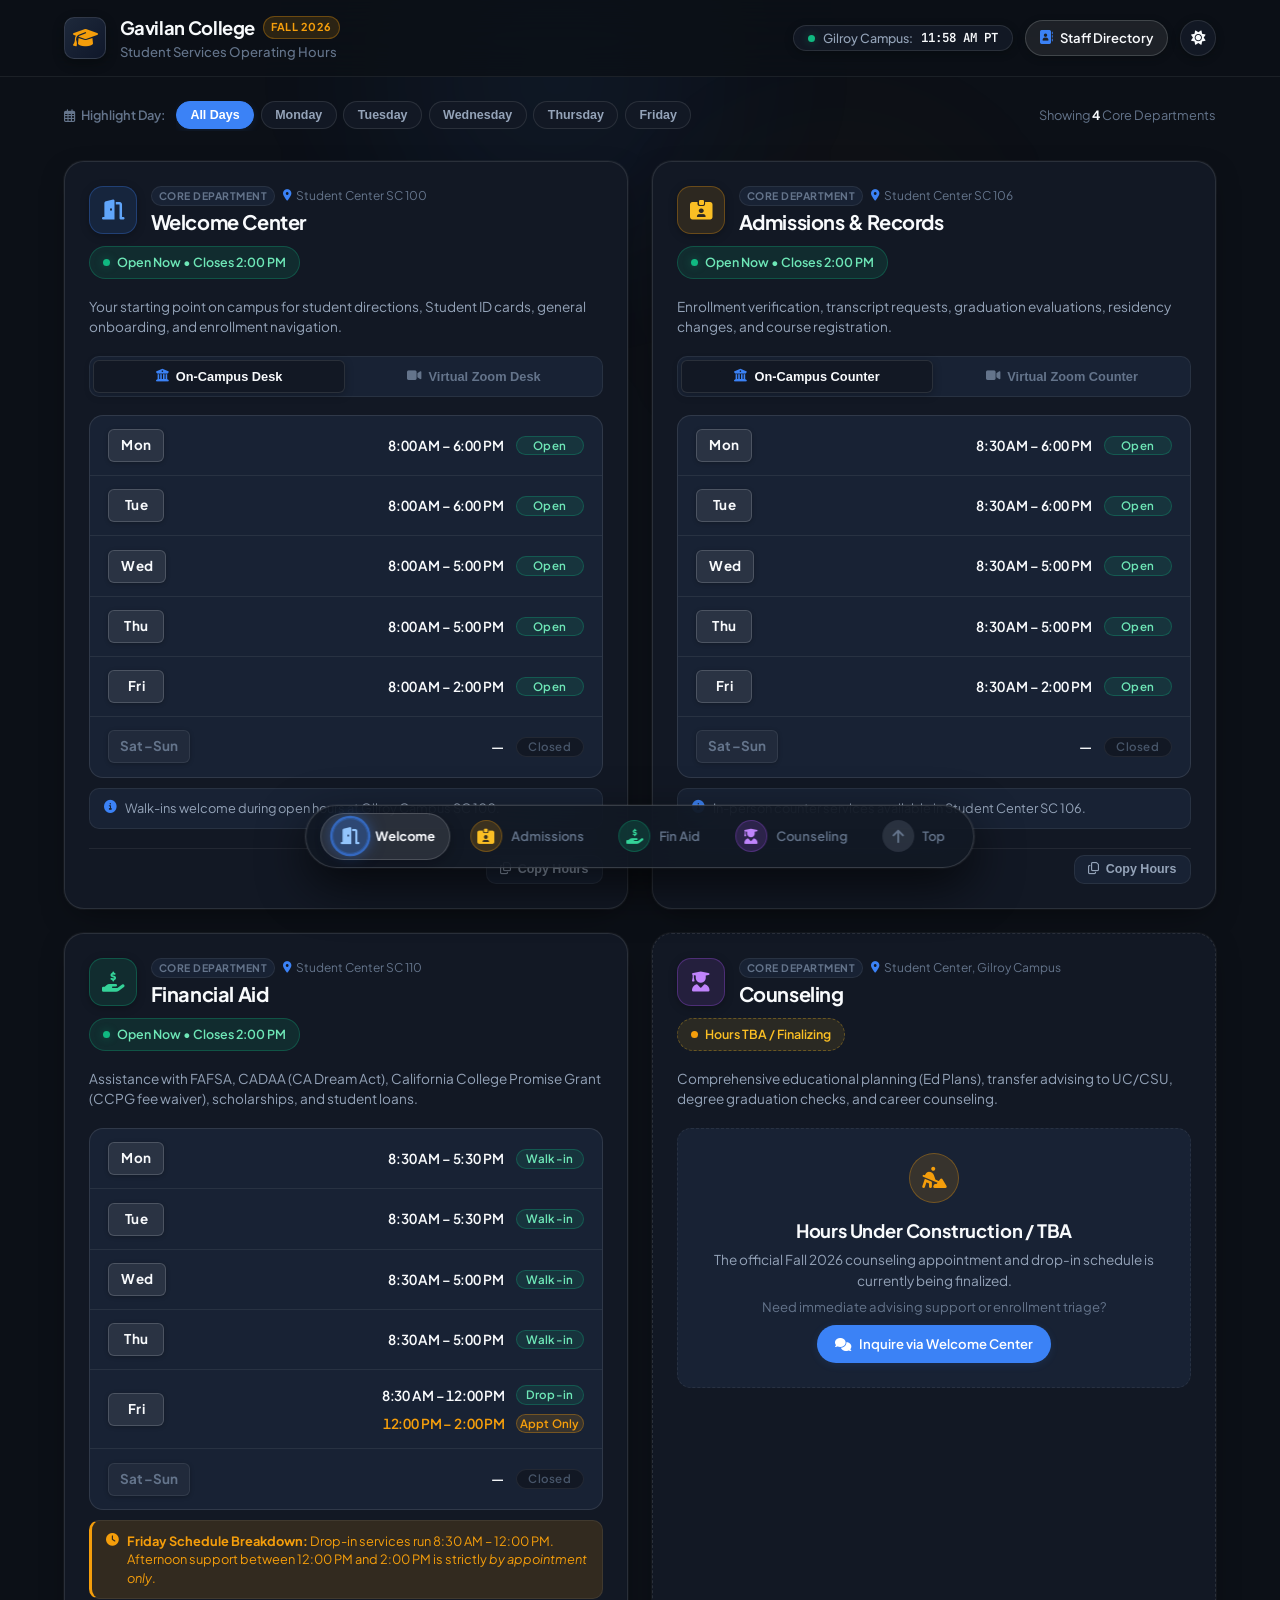
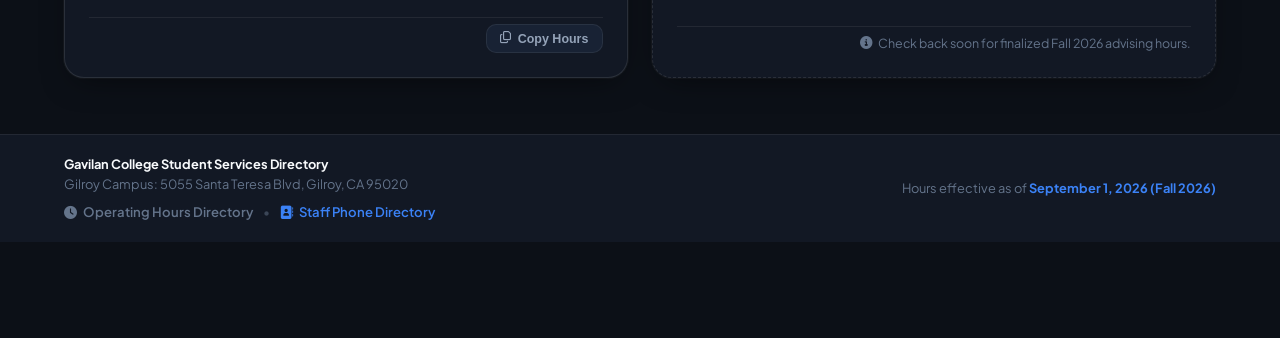
<file: index.html>
<!DOCTYPE html>
<html lang="en" data-theme="dark">
<head>
  <meta charset="UTF-8">
  <meta name="viewport" content="width=device-width, initial-scale=1.0">
  <meta name="description" content="Gavilan College Student Services & Operating Hours Directory. Modern Fall 2026 hours for Welcome Center, Admissions & Records, Financial Aid, and Counseling.">
  <title>Gavilan College | Student Services Hours</title>

  <!-- PWA & Apple Touch Icons (iOS Home Screen) -->
  <link rel="apple-touch-icon" sizes="180x180" href="apple-touch-icon.png">
  <link rel="icon" type="image/svg+xml" href="icon-512.svg">
  <link rel="icon" type="image/png" sizes="48x48" href="favicon.png">
  <link rel="icon" type="image/png" sizes="192x192" href="icon-192.png">
  <link rel="icon" type="image/png" sizes="512x512" href="icon-512.png">
  <link rel="manifest" href="manifest.json">
  <meta name="theme-color" content="#0c1017">
  <meta name="apple-mobile-web-app-capable" content="yes">
  <meta name="apple-mobile-web-app-status-bar-style" content="black-translucent">
  <meta name="apple-mobile-web-app-title" content="GavHours">

  <!-- Google Fonts: Plus Jakarta Sans for high-end modern tech/app aesthetic -->
  <link rel="preconnect" href="https://fonts.googleapis.com">
  <link rel="preconnect" href="https://fonts.gstatic.com" crossorigin>
  <link href="https://fonts.googleapis.com/css2?family=Plus+Jakarta+Sans:wght@400;500;600;700;800&family=JetBrains+Mono:wght@500;600&display=swap" rel="stylesheet">

  <!-- Font Awesome 6 Icons -->
  <link rel="stylesheet" href="https://cdnjs.cloudflare.com/ajax/libs/font-awesome/6.5.1/css/all.min.css">

  <!-- Ultra-Modern Stylesheet -->
  <link rel="stylesheet" href="styles.css">
</head>
<body>

  <!-- Top Navigation / Minimalist Glass Header -->
  <header class="site-header">
    <div class="header-container">
      <a href="#" class="brand-group" aria-label="Gavilan College Student Services Home">
        <div class="brand-logo-badge">
          <i class="fas fa-graduation-cap"></i>
        </div>
        <div class="brand-text">
          <div class="brand-title-row">
            <span class="brand-college">Gavilan College</span>
            <span class="term-badge">Fall 2026</span>
          </div>
          <span class="page-title">Student Services Operating Hours</span>
        </div>
      </a>

      <!-- Live Pacific Time & Theme Toggle -->
      <div class="header-actions">
        <div class="status-indicator">
          <span class="pulse-dot"></span>
          <span class="status-label">Gilroy Campus:</span>
          <strong id="live-pacific-clock" class="live-clock">--:-- -- PT</strong>
        </div>
        <!-- Subtle Staff Directory Link Button -->
        <a href="directory.html" class="header-link-btn" title="View Staff Phone & Extension Directory" aria-label="Staff Phone Directory">
          <i class="fas fa-address-book"></i>
          <span>Staff Directory</span>
        </a>
        <!-- Light / Dark Mode Switcher (Defaults to Dark Mode) -->
        <button id="theme-toggle-btn" class="theme-toggle-btn" title="Toggle Light / Dark Mode" aria-label="Toggle Color Theme">
          <i class="fas fa-sun" id="theme-icon"></i>
        </button>
      </div>
    </div>
  </header>

  <!-- Main Content Layout -->
  <main class="main-wrapper">
    
    <!-- Day Filter & Controls Section -->
    <section class="controls-section" aria-label="Day Filter Controls">
      <div class="controls-container">
        
        <!-- Filter Row: Day Selection Pills -->
        <div class="filter-row">
          <div class="filter-group">
            <span class="filter-title"><i class="far fa-calendar-alt"></i> Highlight Day:</span>
            <div class="day-tabs-group" id="day-tabs" role="tablist">
              <button class="day-tab-btn active" data-day="all" role="tab">All Days</button>
              <button class="day-tab-btn" data-day="1" role="tab">Monday</button>
              <button class="day-tab-btn" data-day="2" role="tab">Tuesday</button>
              <button class="day-tab-btn" data-day="3" role="tab">Wednesday</button>
              <button class="day-tab-btn" data-day="4" role="tab">Thursday</button>
              <button class="day-tab-btn" data-day="5" role="tab">Friday</button>
            </div>
          </div>

          <div class="quick-stats" id="results-count">
            Showing <strong>4</strong> Core Departments
          </div>
        </div>

      </div>
    </section>

    <!-- Services Cards Grid Section -->
    <section class="directory-section">
      <div class="directory-container">

        <div class="services-grid" id="services-grid">

          <!-- ========================================================
               1. WELCOME CENTER CARD
               ======================================================== -->
          <article class="service-card" id="card-welcome-center" data-keywords="welcome center info orientation front desk campus tour student id help directions navigation">
            <div class="card-header">
              <div class="card-title-group">
                <div class="dept-icon-box icon-blue">
                  <i class="fas fa-door-open"></i>
                </div>
                <div>
                  <div class="dept-meta">
                    <span class="badge-core">Core Department</span>
                    <span class="dept-location"><i class="fas fa-location-dot"></i> Student Center SC 100</span>
                  </div>
                  <h2 class="dept-name">Welcome Center</h2>
                </div>
              </div>
              <div class="live-status-pill status-calc" data-dept="welcome-center">
                <span class="status-dot"></span>
                <span class="status-text">Checking hours...</span>
              </div>
            </div>

            <p class="dept-desc">
              Your starting point on campus for student directions, Student ID cards, general onboarding, and enrollment navigation.
            </p>

            <!-- Delivery Mode Selector (Campus Desk vs Virtual Zoom) -->
            <div class="mode-tabs" role="tablist">
              <button class="mode-btn active" data-target="welcome-inperson" role="tab" aria-selected="true">
                <i class="fas fa-building-columns"></i> On-Campus Desk
              </button>
              <button class="mode-btn" data-target="welcome-zoom" role="tab" aria-selected="false">
                <i class="fas fa-video"></i> Virtual Zoom Desk
              </button>
            </div>

            <!-- In-Person Hours List -->
            <div class="schedule-panel active" id="welcome-inperson">
              <div class="schedule-list-wrap">
                <div class="schedule-row day-row" data-day="1">
                  <div class="schedule-row-left">
                    <span class="day-badge">Mon</span>
                  </div>
                  <div class="schedule-row-right">
                    <span class="time-slot">8:00 AM – 6:00 PM</span>
                    <span class="badge-tag tag-open">Open</span>
                  </div>
                </div>
                <div class="schedule-row day-row" data-day="2">
                  <div class="schedule-row-left">
                    <span class="day-badge">Tue</span>
                  </div>
                  <div class="schedule-row-right">
                    <span class="time-slot">8:00 AM – 6:00 PM</span>
                    <span class="badge-tag tag-open">Open</span>
                  </div>
                </div>
                <div class="schedule-row day-row" data-day="3">
                  <div class="schedule-row-left">
                    <span class="day-badge">Wed</span>
                  </div>
                  <div class="schedule-row-right">
                    <span class="time-slot">8:00 AM – 5:00 PM</span>
                    <span class="badge-tag tag-open">Open</span>
                  </div>
                </div>
                <div class="schedule-row day-row" data-day="4">
                  <div class="schedule-row-left">
                    <span class="day-badge">Thu</span>
                  </div>
                  <div class="schedule-row-right">
                    <span class="time-slot">8:00 AM – 5:00 PM</span>
                    <span class="badge-tag tag-open">Open</span>
                  </div>
                </div>
                <div class="schedule-row day-row" data-day="5">
                  <div class="schedule-row-left">
                    <span class="day-badge">Fri</span>
                  </div>
                  <div class="schedule-row-right">
                    <span class="time-slot">8:00 AM – 2:00 PM</span>
                    <span class="badge-tag tag-open">Open</span>
                  </div>
                </div>
                <div class="schedule-row day-row" data-day="6">
                  <div class="schedule-row-left">
                    <span class="day-badge day-badge-weekend">Sat–Sun</span>
                  </div>
                  <div class="schedule-row-right">
                    <span class="time-slot text-muted">—</span>
                    <span class="badge-tag tag-closed">Closed</span>
                  </div>
                </div>
              </div>
              <div class="schedule-note">
                <i class="fas fa-info-circle"></i>
                <span>Walk-ins welcome during open hours at Gilroy Campus SC 100.</span>
              </div>
            </div>

            <!-- Zoom Hours List -->
            <div class="schedule-panel" id="welcome-zoom" style="display: none;">
              <div class="schedule-list-wrap">
                <div class="schedule-row day-row" data-day="1">
                  <div class="schedule-row-left">
                    <span class="day-badge">Mon</span>
                  </div>
                  <div class="schedule-row-right">
                    <span class="time-slot">8:00 AM – 6:00 PM</span>
                    <span class="badge-tag tag-zoom">Zoom Desk</span>
                  </div>
                </div>
                <div class="schedule-row day-row" data-day="2">
                  <div class="schedule-row-left">
                    <span class="day-badge">Tue</span>
                  </div>
                  <div class="schedule-row-right">
                    <span class="time-slot">8:00 AM – 6:00 PM</span>
                    <span class="badge-tag tag-zoom">Zoom Desk</span>
                  </div>
                </div>
                <div class="schedule-row day-row" data-day="3">
                  <div class="schedule-row-left">
                    <span class="day-badge">Wed</span>
                  </div>
                  <div class="schedule-row-right">
                    <span class="time-slot">8:00 AM – 5:00 PM</span>
                    <span class="badge-tag tag-zoom">Zoom Desk</span>
                  </div>
                </div>
                <div class="schedule-row day-row" data-day="4">
                  <div class="schedule-row-left">
                    <span class="day-badge">Thu</span>
                  </div>
                  <div class="schedule-row-right">
                    <span class="time-slot">8:00 AM – 5:00 PM</span>
                    <span class="badge-tag tag-zoom">Zoom Desk</span>
                  </div>
                </div>
                <div class="schedule-row day-row" data-day="5">
                  <div class="schedule-row-left">
                    <span class="day-badge">Fri</span>
                  </div>
                  <div class="schedule-row-right">
                    <span class="time-slot">8:00 AM – 2:00 PM</span>
                    <span class="badge-tag tag-zoom">Zoom Desk</span>
                  </div>
                </div>
                <div class="schedule-row day-row" data-day="6">
                  <div class="schedule-row-left">
                    <span class="day-badge day-badge-weekend">Sat–Sun</span>
                  </div>
                  <div class="schedule-row-right">
                    <span class="time-slot text-muted">—</span>
                    <span class="badge-tag tag-closed">Closed</span>
                  </div>
                </div>
              </div>
              <div class="schedule-note">
                <i class="fas fa-video"></i>
                <span>Virtual Zoom lobby mirrors standard Welcome Center desk hours.</span>
              </div>
            </div>

            <div class="card-footer">
              <button class="btn-copy-hours" data-card="card-welcome-center">
                <i class="far fa-copy"></i> Copy Hours
              </button>
            </div>
          </article>


          <!-- ========================================================
               2. ADMISSIONS AND RECORDS CARD
               ======================================================== -->
          <article class="service-card" id="card-admissions-records" data-keywords="admissions records a&r transcripts registration enroll classes graduation residency petition">
            <div class="card-header">
              <div class="card-title-group">
                <div class="dept-icon-box icon-gold">
                  <i class="fas fa-id-card-clip"></i>
                </div>
                <div>
                  <div class="dept-meta">
                    <span class="badge-core">Core Department</span>
                    <span class="dept-location"><i class="fas fa-location-dot"></i> Student Center SC 106</span>
                  </div>
                  <h2 class="dept-name">Admissions &amp; Records</h2>
                </div>
              </div>
              <div class="live-status-pill status-calc" data-dept="admissions-records">
                <span class="status-dot"></span>
                <span class="status-text">Checking hours...</span>
              </div>
            </div>

            <p class="dept-desc">
              Enrollment verification, transcript requests, graduation evaluations, residency changes, and course registration.
            </p>

            <!-- Delivery Mode Selector -->
            <div class="mode-tabs" role="tablist">
              <button class="mode-btn active" data-target="ar-inperson" role="tab" aria-selected="true">
                <i class="fas fa-building-columns"></i> On-Campus Counter
              </button>
              <button class="mode-btn" data-target="ar-zoom" role="tab" aria-selected="false">
                <i class="fas fa-video"></i> Virtual Zoom Counter
              </button>
            </div>

            <!-- In-Person Hours List -->
            <div class="schedule-panel active" id="ar-inperson">
              <div class="schedule-list-wrap">
                <div class="schedule-row day-row" data-day="1">
                  <div class="schedule-row-left">
                    <span class="day-badge">Mon</span>
                  </div>
                  <div class="schedule-row-right">
                    <span class="time-slot">8:30 AM – 6:00 PM</span>
                    <span class="badge-tag tag-open">Open</span>
                  </div>
                </div>
                <div class="schedule-row day-row" data-day="2">
                  <div class="schedule-row-left">
                    <span class="day-badge">Tue</span>
                  </div>
                  <div class="schedule-row-right">
                    <span class="time-slot">8:30 AM – 6:00 PM</span>
                    <span class="badge-tag tag-open">Open</span>
                  </div>
                </div>
                <div class="schedule-row day-row" data-day="3">
                  <div class="schedule-row-left">
                    <span class="day-badge">Wed</span>
                  </div>
                  <div class="schedule-row-right">
                    <span class="time-slot">8:30 AM – 5:00 PM</span>
                    <span class="badge-tag tag-open">Open</span>
                  </div>
                </div>
                <div class="schedule-row day-row" data-day="4">
                  <div class="schedule-row-left">
                    <span class="day-badge">Thu</span>
                  </div>
                  <div class="schedule-row-right">
                    <span class="time-slot">8:30 AM – 5:00 PM</span>
                    <span class="badge-tag tag-open">Open</span>
                  </div>
                </div>
                <div class="schedule-row day-row" data-day="5">
                  <div class="schedule-row-left">
                    <span class="day-badge">Fri</span>
                  </div>
                  <div class="schedule-row-right">
                    <span class="time-slot">8:30 AM – 2:00 PM</span>
                    <span class="badge-tag tag-open">Open</span>
                  </div>
                </div>
                <div class="schedule-row day-row" data-day="6">
                  <div class="schedule-row-left">
                    <span class="day-badge day-badge-weekend">Sat–Sun</span>
                  </div>
                  <div class="schedule-row-right">
                    <span class="time-slot text-muted">—</span>
                    <span class="badge-tag tag-closed">Closed</span>
                  </div>
                </div>
              </div>
              <div class="schedule-note">
                <i class="fas fa-info-circle"></i>
                <span>In-person counter services available in Student Center SC 106.</span>
              </div>
            </div>

            <!-- Zoom Hours List -->
            <div class="schedule-panel" id="ar-zoom" style="display: none;">
              <div class="schedule-list-wrap">
                <div class="schedule-row day-row" data-day="1">
                  <div class="schedule-row-left">
                    <span class="day-badge">Mon</span>
                  </div>
                  <div class="schedule-row-right">
                    <span class="time-slot">10:00 AM – 3:00 PM</span>
                    <span class="badge-tag tag-zoom">Zoom Desk</span>
                  </div>
                </div>
                <div class="schedule-row day-row" data-day="2">
                  <div class="schedule-row-left">
                    <span class="day-badge">Tue</span>
                  </div>
                  <div class="schedule-row-right">
                    <span class="time-slot">10:00 AM – 3:00 PM</span>
                    <span class="badge-tag tag-zoom">Zoom Desk</span>
                  </div>
                </div>
                <div class="schedule-row day-row" data-day="3">
                  <div class="schedule-row-left">
                    <span class="day-badge">Wed</span>
                  </div>
                  <div class="schedule-row-right">
                    <span class="time-slot">10:00 AM – 3:00 PM</span>
                    <span class="badge-tag tag-zoom">Zoom Desk</span>
                  </div>
                </div>
                <div class="schedule-row day-row" data-day="4">
                  <div class="schedule-row-left">
                    <span class="day-badge">Thu</span>
                  </div>
                  <div class="schedule-row-right">
                    <span class="time-slot">10:00 AM – 3:00 PM</span>
                    <span class="badge-tag tag-zoom">Zoom Desk</span>
                  </div>
                </div>
                <div class="schedule-row day-row" data-day="5">
                  <div class="schedule-row-left">
                    <span class="day-badge">Fri</span>
                  </div>
                  <div class="schedule-row-right">
                    <span class="time-slot text-muted">—</span>
                    <span class="badge-tag tag-closed">Closed</span>
                  </div>
                </div>
                <div class="schedule-row day-row" data-day="6">
                  <div class="schedule-row-left">
                    <span class="day-badge day-badge-weekend">Sat–Sun</span>
                  </div>
                  <div class="schedule-row-right">
                    <span class="time-slot text-muted">—</span>
                    <span class="badge-tag tag-closed">Closed</span>
                  </div>
                </div>
              </div>
              <div class="schedule-note alert-warning">
                <i class="fas fa-exclamation-triangle"></i>
                <span><strong>Friday Notice:</strong> Zoom counter is Closed on Fridays. Please visit the in-person counter (8:30 AM – 2:00 PM).</span>
              </div>
            </div>

            <div class="card-footer">
              <button class="btn-copy-hours" data-card="card-admissions-records">
                <i class="far fa-copy"></i> Copy Hours
              </button>
            </div>
          </article>


          <!-- ========================================================
               3. FINANCIAL AID CARD
               ======================================================== -->
          <article class="service-card" id="card-financial-aid" data-keywords="financial aid fafsa dream act grants scholarships loans promise grant fee waiver tuition money">
            <div class="card-header">
              <div class="card-title-group">
                <div class="dept-icon-box icon-emerald">
                  <i class="fas fa-hand-holding-dollar"></i>
                </div>
                <div>
                  <div class="dept-meta">
                    <span class="badge-core">Core Department</span>
                    <span class="dept-location"><i class="fas fa-location-dot"></i> Student Center SC 110</span>
                  </div>
                  <h2 class="dept-name">Financial Aid</h2>
                </div>
              </div>
              <div class="live-status-pill status-calc" data-dept="financial-aid">
                <span class="status-dot"></span>
                <span class="status-text">Checking hours...</span>
              </div>
            </div>

            <p class="dept-desc">
              Assistance with FAFSA, CADAA (CA Dream Act), California College Promise Grant (CCPG fee waiver), scholarships, and student loans.
            </p>

            <div class="schedule-panel active">
              <div class="schedule-list-wrap">
                <div class="schedule-row day-row" data-day="1">
                  <div class="schedule-row-left">
                    <span class="day-badge">Mon</span>
                  </div>
                  <div class="schedule-row-right">
                    <span class="time-slot">8:30 AM – 5:30 PM</span>
                    <span class="badge-tag tag-open">Walk-in</span>
                  </div>
                </div>
                <div class="schedule-row day-row" data-day="2">
                  <div class="schedule-row-left">
                    <span class="day-badge">Tue</span>
                  </div>
                  <div class="schedule-row-right">
                    <span class="time-slot">8:30 AM – 5:30 PM</span>
                    <span class="badge-tag tag-open">Walk-in</span>
                  </div>
                </div>
                <div class="schedule-row day-row" data-day="3">
                  <div class="schedule-row-left">
                    <span class="day-badge">Wed</span>
                  </div>
                  <div class="schedule-row-right">
                    <span class="time-slot">8:30 AM – 5:00 PM</span>
                    <span class="badge-tag tag-open">Walk-in</span>
                  </div>
                </div>
                <div class="schedule-row day-row" data-day="4">
                  <div class="schedule-row-left">
                    <span class="day-badge">Thu</span>
                  </div>
                  <div class="schedule-row-right">
                    <span class="time-slot">8:30 AM – 5:00 PM</span>
                    <span class="badge-tag tag-open">Walk-in</span>
                  </div>
                </div>
                <div class="schedule-row day-row friday-split-row" data-day="5">
                  <div class="schedule-row-left">
                    <span class="day-badge">Fri</span>
                  </div>
                  <div class="schedule-row-right">
                    <div class="split-times-col">
                      <div class="split-slot-row">
                        <span class="time-slot">8:30 AM – 12:00 PM</span>
                        <span class="badge-tag tag-open">Drop-in</span>
                      </div>
                      <div class="split-slot-row">
                        <span class="time-slot sub-time">12:00 PM – 2:00 PM</span>
                        <span class="badge-tag tag-split">Appt Only</span>
                      </div>
                    </div>
                  </div>
                </div>
                <div class="schedule-row day-row" data-day="6">
                  <div class="schedule-row-left">
                    <span class="day-badge day-badge-weekend">Sat–Sun</span>
                  </div>
                  <div class="schedule-row-right">
                    <span class="time-slot text-muted">—</span>
                    <span class="badge-tag tag-closed">Closed</span>
                  </div>
                </div>
              </div>

              <!-- Friday Specific Callout -->
              <div class="schedule-note alert-special">
                <i class="fas fa-clock"></i>
                <div>
                  <strong>Friday Schedule Breakdown:</strong> Drop-in services run 8:30 AM – 12:00 PM. Afternoon support between 12:00 PM and 2:00 PM is strictly <em>by appointment only</em>.
                </div>
              </div>
            </div>

            <div class="card-footer">
              <button class="btn-copy-hours" data-card="card-financial-aid">
                <i class="far fa-copy"></i> Copy Hours
              </button>
            </div>
          </article>


          <!-- ========================================================
               4. COUNSELING CARD
               ======================================================== -->
          <article class="service-card card-tba" id="card-counseling" data-keywords="counseling academic advising ed plan educational plan transfer career graduation counselor appointment">
            <div class="card-header">
              <div class="card-title-group">
                <div class="dept-icon-box icon-purple">
                  <i class="fas fa-user-graduate"></i>
                </div>
                <div>
                  <div class="dept-meta">
                    <span class="badge-core">Core Department</span>
                    <span class="dept-location"><i class="fas fa-location-dot"></i> Student Center, Gilroy Campus</span>
                  </div>
                  <h2 class="dept-name">Counseling</h2>
                </div>
              </div>
              <div class="live-status-pill status-tba">
                <span class="status-dot"></span>
                <span>Hours TBA / Finalizing</span>
              </div>
            </div>

            <p class="dept-desc">
              Comprehensive educational planning (Ed Plans), transfer advising to UC/CSU, degree graduation checks, and career counseling.
            </p>

            <!-- Under Construction Notice Box -->
            <div class="tba-banner-box">
              <div class="tba-icon-large">
                <i class="fas fa-person-digging"></i>
              </div>
              <div class="tba-content">
                <h3 class="tba-title">Hours Under Construction / TBA</h3>
                <p class="tba-desc">
                  The official Fall 2026 counseling appointment and drop-in schedule is currently being finalized.
                </p>
                <div class="tba-action-box">
                  <span>Need immediate advising support or enrollment triage?</span>
                  <a href="#card-welcome-center" class="btn-tba-referral" id="counseling-referral-btn">
                    <i class="fas fa-comments"></i> Inquire via Welcome Center
                  </a>
                </div>
              </div>
            </div>

            <div class="card-footer">
              <span class="tba-footer-note"><i class="fas fa-info-circle"></i> Check back soon for finalized Fall 2026 advising hours.</span>
            </div>
          </article>

        </div><!-- /services-grid -->

        <!-- No Results Fallback -->
        <div class="no-results-state" id="no-results" style="display: none;">
          <i class="fas fa-search"></i>
          <h3>No matching services found</h3>
          <p>Try searching for Welcome Center, Admissions, Financial Aid, or Counseling.</p>
          <button class="btn-reset-search" id="btn-reset-search">View All Departments</button>
        </div>

      </div>
    </section>

  </main>

  <!-- Floating Mobile Quick Jump Dock (Sticky on mobile for instant 1-thumb teleportation) -->
  <nav class="mobile-quick-dock" id="mobile-quick-dock" aria-label="Mobile Quick Teleport Navigation">
    <div class="mobile-dock-inner">
      <button class="dock-btn" data-target="card-welcome-center" title="Jump to Welcome Center" aria-label="Jump to Welcome Center">
        <div class="dock-icon-wrap icon-blue">
          <i class="fas fa-door-open"></i>
        </div>
        <span class="dock-label">Welcome</span>
      </button>
      <button class="dock-btn" data-target="card-admissions-records" title="Jump to Admissions & Records" aria-label="Jump to Admissions & Records">
        <div class="dock-icon-wrap icon-gold">
          <i class="fas fa-id-card-clip"></i>
        </div>
        <span class="dock-label">Admissions</span>
      </button>
      <button class="dock-btn" data-target="card-financial-aid" title="Jump to Financial Aid" aria-label="Jump to Financial Aid">
        <div class="dock-icon-wrap icon-emerald">
          <i class="fas fa-hand-holding-dollar"></i>
        </div>
        <span class="dock-label">Fin Aid</span>
      </button>
      <button class="dock-btn" data-target="card-counseling" title="Jump to Counseling" aria-label="Jump to Counseling">
        <div class="dock-icon-wrap icon-purple">
          <i class="fas fa-user-graduate"></i>
        </div>
        <span class="dock-label">Counseling</span>
      </button>
      <button class="dock-btn dock-top-btn" id="dock-btn-top" title="Back to Top" aria-label="Back to top">
        <div class="dock-icon-wrap icon-gray">
          <i class="fas fa-arrow-up"></i>
        </div>
        <span class="dock-label">Top</span>
      </button>
    </div>
  </nav>

  <!-- Clean Minimalist Footer -->
  <footer class="site-footer">
    <div class="footer-container">
      <div class="footer-left">
        <strong>Gavilan College Student Services Directory</strong>
        <span>Gilroy Campus: 5055 Santa Teresa Blvd, Gilroy, CA 95020</span>
        <div class="footer-nav-links">
          <span class="footer-sub-link active"><i class="fas fa-clock"></i> Operating Hours Directory</span>
          <span class="footer-dot">•</span>
          <a href="directory.html" class="footer-sub-link"><i class="fas fa-address-book"></i> Staff Phone Directory</a>
        </div>
      </div>
      <div class="footer-right">
        <span>Hours effective as of <strong>September 1, 2026 (Fall 2026)</strong></span>
      </div>
    </div>
  </footer>

  <!-- Toast Notification Popup -->
  <div class="toast-popup" id="toast-popup" role="status" aria-live="polite">
    <i class="fas fa-check-circle"></i>
    <span id="toast-text">Hours copied to clipboard!</span>
  </div>

  <!-- Vanilla JavaScript -->
  <script src="script.js"></script>
</body>
</html>
</file>
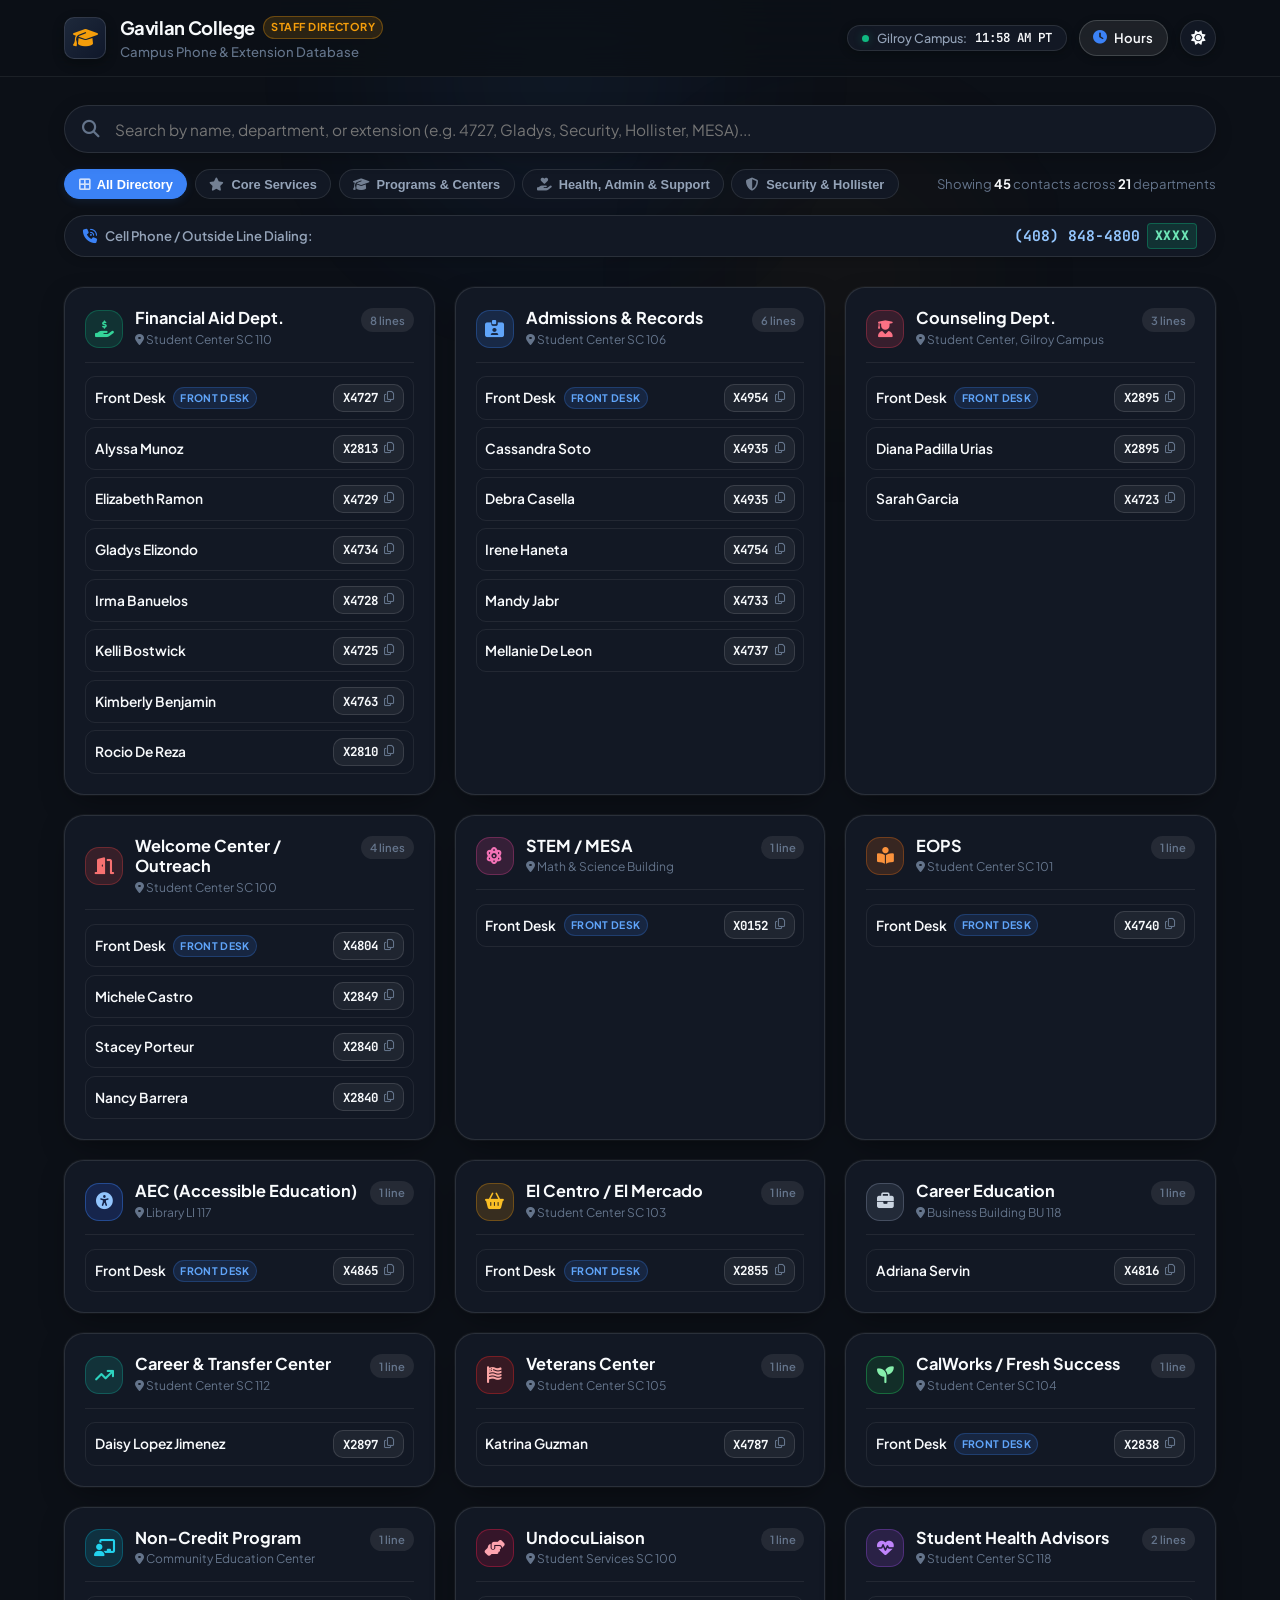
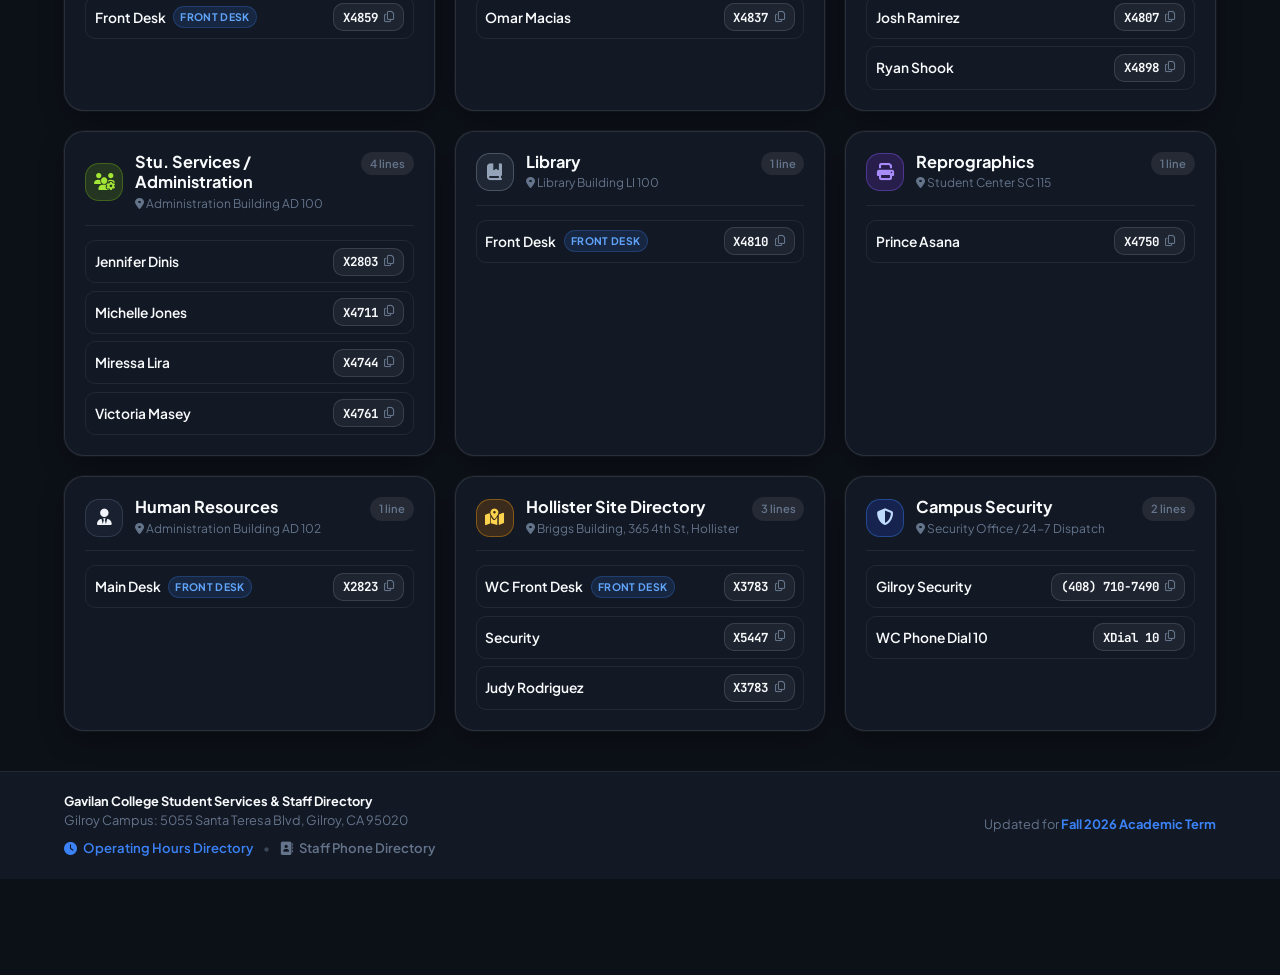
<file: directory.html>
<!DOCTYPE html>
<html lang="en" data-theme="dark">
<head>
  <meta charset="UTF-8">
  <meta name="viewport" content="width=device-width, initial-scale=1.0">
  <meta name="description" content="Gavilan College Staff & Department Phone Directory. Quick lookup for phone extensions, front desk lines, campus security, and staff contacts.">
  <title>Staff Phone Directory | Gavilan College</title>

  <!-- PWA & Apple Touch Icons (iOS Home Screen) -->
  <link rel="apple-touch-icon" sizes="180x180" href="apple-touch-icon.png">
  <link rel="icon" type="image/svg+xml" href="icon-512.svg">
  <link rel="icon" type="image/png" sizes="48x48" href="favicon.png">
  <link rel="icon" type="image/png" sizes="192x192" href="icon-192.png">
  <link rel="icon" type="image/png" sizes="512x512" href="icon-512.png">
  <link rel="manifest" href="manifest.json">
  <meta name="theme-color" content="#0c1017">
  <meta name="apple-mobile-web-app-capable" content="yes">
  <meta name="apple-mobile-web-app-status-bar-style" content="black-translucent">
  <meta name="apple-mobile-web-app-title" content="GavHours">

  <!-- Google Fonts: Plus Jakarta Sans & JetBrains Mono -->
  <link rel="preconnect" href="https://fonts.googleapis.com">
  <link rel="preconnect" href="https://fonts.gstatic.com" crossorigin>
  <link href="https://fonts.googleapis.com/css2?family=Plus+Jakarta+Sans:wght@400;500;600;700;800&family=JetBrains+Mono:wght@500;600;700&display=swap" rel="stylesheet">

  <!-- Font Awesome 6 Icons -->
  <link rel="stylesheet" href="https://cdnjs.cloudflare.com/ajax/libs/font-awesome/6.5.1/css/all.min.css">

  <!-- Shared Stylesheet -->
  <link rel="stylesheet" href="styles.css">
</head>
<body>

  <!-- Top Glass Header -->
  <header class="site-header">
    <div class="header-container">
      <a href="index.html" class="brand-group" aria-label="Gavilan College Student Services Home">
        <div class="brand-logo-badge">
          <i class="fas fa-graduation-cap"></i>
        </div>
        <div class="brand-text">
          <div class="brand-title-row">
            <span class="brand-college">Gavilan College</span>
            <span class="term-badge">Staff Directory</span>
          </div>
          <span class="page-title">Campus Phone &amp; Extension Database</span>
        </div>
      </a>

      <!-- Live Pacific Clock, Back to Hours Link & Theme Toggle -->
      <div class="header-actions">
        <div class="status-indicator">
          <span class="pulse-dot"></span>
          <span class="status-label">Gilroy Campus:</span>
          <strong id="live-pacific-clock" class="live-clock">--:-- -- PT</strong>
        </div>
        <!-- Return to Operating Hours Button -->
        <a href="index.html" class="header-link-btn" title="Return to Operating Hours Dashboard" aria-label="Back to Operating Hours">
          <i class="fas fa-clock"></i>
          <span>Hours</span>
        </a>
        <!-- Light / Dark Mode Switcher -->
        <button id="theme-toggle-btn" class="theme-toggle-btn" title="Toggle Light / Dark Mode" aria-label="Toggle Color Theme">
          <i class="fas fa-sun" id="theme-icon"></i>
        </button>
      </div>
    </div>
  </header>

  <!-- Main Directory Container -->
  <main class="main-wrapper">
    
    <!-- Search & Filter Controls -->
    <section class="dir-controls-section" aria-label="Staff Directory Search and Filters">
      <div class="dir-controls-container">
        
        <!-- Live Search Bar -->
        <div class="dir-search-wrap">
          <div class="dir-search-input-box">
            <i class="fas fa-search dir-search-icon"></i>
            <input 
              type="text" 
              id="dir-search-input" 
              class="dir-search-input" 
              placeholder="Search by name, department, or extension (e.g. 4727, Gladys, Security, Hollister, MESA)..." 
              aria-label="Search staff directory"
              autocomplete="off"
              spellcheck="false"
            >
            <button id="dir-search-clear" class="dir-search-clear" title="Clear search" aria-label="Clear search">
              <i class="fas fa-times"></i>
            </button>
          </div>
        </div>

        <!-- Filter Chips & Results Count -->
        <div class="dir-filter-bar">
          <div class="dir-chips-group" id="dir-category-tabs" role="tablist">
            <button class="dir-chip active" data-category="all" role="tab" aria-selected="true">
              <i class="fas fa-border-all"></i> All Directory
            </button>
            <button class="dir-chip" data-category="core" role="tab" aria-selected="false">
              <i class="fas fa-star"></i> Core Services
            </button>
            <button class="dir-chip" data-category="programs" role="tab" aria-selected="false">
              <i class="fas fa-graduation-cap"></i> Programs &amp; Centers
            </button>
            <button class="dir-chip" data-category="support" role="tab" aria-selected="false">
              <i class="fas fa-hand-holding-heart"></i> Health, Admin &amp; Support
            </button>
            <button class="dir-chip" data-category="site" role="tab" aria-selected="false">
              <i class="fas fa-shield-alt"></i> Security &amp; Hollister
            </button>
          </div>

          <div class="dir-stats-counter" id="dir-stats-counter">
            Showing <strong>38</strong> staff contacts across <strong>21</strong> departments
          </div>
        </div>

      </div>
    </section>

    <!-- Compact Dialing Format Hint Bar -->
    <section class="dir-format-bar-section" aria-label="Dialing Format">
      <div class="dir-container">
        <div class="phone-format-pill-bar">
          <div class="format-pill-left">
            <span class="format-pill-icon"><i class="fas fa-phone-volume"></i></span>
            <span class="format-pill-text">Cell Phone / Outside Line Dialing:</span>
          </div>
          <div class="format-pill-number">
            <strong>(408) 848-4800</strong>
            <span class="format-ext-pill">XXXX</span>
          </div>
        </div>
      </div>
    </section>

    <!-- Directory Content Grid Section -->
    <section class="dir-results-section" aria-label="Department Phone Directory Results">
      <div class="dir-container">

        <!-- Dynamic Department Cards Grid rendered by directory.js -->
        <div class="dir-cards-grid" id="dir-cards-grid">
          <!-- Populated dynamically by directory.js -->
        </div>

        <!-- No Matching Results State -->
        <div class="no-results-state" id="dir-no-results" style="display: none;">
          <div class="no-results-icon-box">
            <i class="fas fa-phone-slash"></i>
          </div>
          <h3>No matching staff or extensions found</h3>
          <p id="no-results-query-msg">Try searching with a different name, department title, or 4-digit extension.</p>
          <button class="btn-reset-search" id="btn-dir-reset">Clear Search &amp; Show All</button>
        </div>

      </div>
    </section>

  </main>

  <!-- Floating Bottom Search Dock (Slides up smoothly when scrolled past top search) -->
  <aside class="floating-search-dock" id="floating-search-dock" aria-label="Floating Search Navigation Dock">
    <div class="search-dock-inner">
      <div class="dock-search-input-wrap">
        <i class="fas fa-search dock-search-icon"></i>
        <input 
          type="text" 
          id="dock-search-input" 
          class="dock-search-input" 
          placeholder="Search staff, dept, or ext..." 
          aria-label="Floating search input"
          autocomplete="off"
          spellcheck="false"
        >
        <button id="dock-search-clear" class="dock-search-clear" title="Clear search" aria-label="Clear search">
          <i class="fas fa-times"></i>
        </button>
      </div>
      <button class="dock-action-btn dock-btn-top" id="dock-btn-top" title="Back to top of directory" aria-label="Scroll back to top">
        <i class="fas fa-arrow-up"></i>
        <span class="dock-top-text">Top</span>
      </button>
    </div>
  </aside>

  <!-- Clean Footer -->
  <footer class="site-footer">
    <div class="footer-container">
      <div class="footer-left">
        <strong>Gavilan College Student Services &amp; Staff Directory</strong>
        <span>Gilroy Campus: 5055 Santa Teresa Blvd, Gilroy, CA 95020</span>
        <div class="footer-nav-links">
          <a href="index.html" class="footer-sub-link"><i class="fas fa-clock"></i> Operating Hours Directory</a>
          <span class="footer-dot">•</span>
          <span class="footer-sub-link active"><i class="fas fa-address-book"></i> Staff Phone Directory</span>
        </div>
      </div>
      <div class="footer-right">
        <span>Updated for <strong>Fall 2026 Academic Term</strong></span>
      </div>
    </div>
  </footer>

  <!-- Toast Notification Popup -->
  <div class="toast-popup" id="toast-popup" role="status" aria-live="polite">
    <i class="fas fa-check-circle"></i>
    <span id="toast-text">Extension copied to clipboard!</span>
  </div>

  <!-- Vanilla JavaScript -->
  <script src="directory.js"></script>
</body>
</html>
</file>
<file: styles.css>
/* ==========================================================================
   Gavilan College Student Services Hours Directory
   Ultra-Modern App Design System (Linear / Apple / Modern Web Aesthetic)
   Default: Sleek Refined Dark Mode (with smooth Light Mode option)
   ========================================================================== */

/* --------------------------------------------------------------------------
   Design Tokens & Color Palette
   -------------------------------------------------------------------------- */
:root {
  /* Default: Sleek Refined Dark Mode (Sophisticated Midnight Charcoal/Navy) */
  --bg-app: #0c1017;
  --bg-surface: #121824;
  --bg-surface-elevated: #182234;
  --bg-surface-hover: #1e2a40;
  --bg-input: #0e1420;
  --bg-header: rgba(12, 16, 23, 0.82);

  /* Brand Accents */
  --accent-primary: #3b82f6;       /* Radiant Electric Blue */
  --accent-primary-hover: #60a5fa;
  --accent-primary-glow: rgba(59, 130, 246, 0.25);
  --accent-primary-subtle: rgba(59, 130, 246, 0.12);

  --accent-gold: #f59e0b;          /* Gavilan Amber/Gold */
  --accent-gold-light: rgba(245, 158, 11, 0.14);
  --accent-gold-border: rgba(245, 158, 11, 0.32);
  --accent-gold-glow: rgba(245, 158, 11, 0.2);

  --accent-cardinal: #ef4444;      /* Gavilan Cardinal Red */
  --accent-cardinal-subtle: rgba(239, 68, 68, 0.12);

  /* Status Colors */
  --status-open: #10b981;
  --status-open-text: #6ee7b7;
  --status-open-bg: rgba(16, 185, 129, 0.12);
  --status-open-border: rgba(16, 185, 129, 0.28);
  --status-open-glow: rgba(16, 185, 129, 0.35);

  --status-closing: #f59e0b;
  --status-closing-text: #fde68a;
  --status-closing-bg: rgba(245, 158, 11, 0.15);
  --status-closing-border: rgba(245, 158, 11, 0.35);

  --status-closed: #f43f5e;
  --status-closed-text: #fda4af;
  --status-closed-bg: rgba(244, 63, 94, 0.12);
  --status-closed-border: rgba(244, 63, 94, 0.28);

  --status-zoom-text: #38bdf8;
  --status-zoom-bg: rgba(56, 189, 248, 0.12);
  --status-zoom-border: rgba(56, 189, 248, 0.28);

  --status-tba-text: #fbbf24;
  --status-tba-bg: rgba(251, 191, 36, 0.1);
  --status-tba-border: rgba(251, 191, 36, 0.3);

  /* Typography Colors */
  --text-main: #f8fafc;
  --text-secondary: #94a3b8;
  --text-muted: #64748b;
  --text-dim: #475569;

  /* Borders & Glass */
  --border-subtle: rgba(255, 255, 255, 0.07);
  --border-card: rgba(255, 255, 255, 0.1);
  --border-card-hover: rgba(255, 255, 255, 0.18);
  --border-focus: #3b82f6;

  /* Shadows */
  --shadow-sm: 0 2px 8px rgba(0, 0, 0, 0.25);
  --shadow-card: 0 10px 30px -10px rgba(0, 0, 0, 0.5), 0 0 1px 1px rgba(255, 255, 255, 0.05);
  --shadow-card-hover: 0 20px 40px -12px rgba(0, 0, 0, 0.65), 0 0 1px 1px rgba(255, 255, 255, 0.12);
  --shadow-glow: 0 0 24px rgba(59, 130, 246, 0.2);

  /* Radius */
  --radius-xs: 6px;
  --radius-sm: 10px;
  --radius-md: 14px;
  --radius-lg: 20px;
  --radius-full: 9999px;

  /* Typography Stack */
  --font-sans: 'Plus Jakarta Sans', -apple-system, BlinkMacSystemFont, "Segoe UI", Roboto, sans-serif;
  --font-mono: 'JetBrains Mono', monospace;

  --transition: 0.2s cubic-bezier(0.4, 0, 0.2, 1);
}

/* --------------------------------------------------------------------------
   Light Mode (Clean, Crisp Contemporary Light Theme)
   -------------------------------------------------------------------------- */
[data-theme="light"] {
  --bg-app: #f8fafc;
  --bg-surface: #ffffff;
  --bg-surface-elevated: #f1f5f9;
  --bg-surface-hover: #e2e8f0;
  --bg-input: #ffffff;
  --bg-header: rgba(248, 250, 252, 0.85);

  --accent-primary: #2563eb;
  --accent-primary-hover: #1d4ed8;
  --accent-primary-glow: rgba(37, 99, 235, 0.15);
  --accent-primary-subtle: rgba(37, 99, 235, 0.08);

  --accent-gold: #d97706;
  --accent-gold-light: #fef3c7;
  --accent-gold-border: #fde68a;
  --accent-gold-glow: rgba(217, 119, 6, 0.15);

  --accent-cardinal: #b91c1c;
  --accent-cardinal-subtle: #fee2e2;

  --status-open: #059669;
  --status-open-text: #065f46;
  --status-open-bg: #ecfdf5;
  --status-open-border: #a7f3d0;
  --status-open-glow: rgba(5, 150, 105, 0.2);

  --status-closing: #d97706;
  --status-closing-text: #92400e;
  --status-closing-bg: #fffbeb;
  --status-closing-border: #fde68a;

  --status-closed: #e11d48;
  --status-closed-text: #9f1239;
  --status-closed-bg: #fff1f2;
  --status-closed-border: #fecdd3;

  --status-zoom-text: #0284c7;
  --status-zoom-bg: #f0f9ff;
  --status-zoom-border: #bae6fd;

  --status-tba-text: #b45309;
  --status-tba-bg: #fefce8;
  --status-tba-border: #fef08a;

  --text-main: #0f172a;
  --text-secondary: #475569;
  --text-muted: #64748b;
  --text-dim: #94a3b8;

  --border-subtle: rgba(0, 0, 0, 0.04);
  --border-card: #e2e8f0;
  --border-card-hover: #cbd5e1;
  --border-focus: #2563eb;

  --shadow-sm: 0 1px 3px rgba(0, 0, 0, 0.05);
  --shadow-card: 0 4px 20px -2px rgba(15, 23, 42, 0.06), 0 1px 3px rgba(15, 23, 42, 0.04);
  --shadow-card-hover: 0 12px 32px -4px rgba(15, 23, 42, 0.1), 0 2px 6px rgba(15, 23, 42, 0.05);
  --shadow-glow: 0 0 24px rgba(37, 99, 235, 0.12);
}

/* --------------------------------------------------------------------------
   Reset & Base Styles
   -------------------------------------------------------------------------- */
*, *::before, *::after {
  box-sizing: border-box;
  margin: 0;
  padding: 0;
}

html {
  font-size: 16px;
  background-color: var(--bg-app);
  color: var(--text-main);
  font-family: var(--font-sans);
  scroll-behavior: smooth;
  height: 100%;
  transition: background-color var(--transition), color var(--transition);
}

body {
  min-height: 100vh;
  display: flex;
  flex-direction: column;
  background-color: var(--bg-app);
  color: var(--text-main);
  line-height: 1.55;
  -webkit-font-smoothing: antialiased;
  position: relative;
  overflow-x: hidden;
}

/* Ambient Subtle Background Orbs (Modern App Glow) */
body::before {
  content: '';
  position: fixed;
  top: -120px;
  left: 20%;
  width: 600px;
  height: 400px;
  background: radial-gradient(circle, rgba(59, 130, 246, 0.12) 0%, transparent 70%);
  filter: blur(80px);
  pointer-events: none;
  z-index: 0;
  opacity: 0.8;
}

body::after {
  content: '';
  position: fixed;
  top: 100px;
  right: 15%;
  width: 500px;
  height: 350px;
  background: radial-gradient(circle, rgba(245, 158, 11, 0.08) 0%, transparent 70%);
  filter: blur(80px);
  pointer-events: none;
  z-index: 0;
  opacity: 0.7;
}

[data-theme="light"] body::before {
  background: radial-gradient(circle, rgba(37, 99, 235, 0.06) 0%, transparent 70%);
}

[data-theme="light"] body::after {
  background: radial-gradient(circle, rgba(245, 158, 11, 0.04) 0%, transparent 70%);
}

/* --------------------------------------------------------------------------
   Header / Navigation (Floating Minimal Glass)
   -------------------------------------------------------------------------- */
.site-header {
  position: sticky;
  top: 0;
  z-index: 100;
  background: var(--bg-header);
  backdrop-filter: blur(20px);
  -webkit-backdrop-filter: blur(20px);
  border-bottom: 1px solid var(--border-subtle);
  padding: 0.85rem 0;
  transition: background var(--transition), border-color var(--transition);
}

.header-container {
  max-width: 1200px;
  margin: 0 auto;
  padding: 0 1.5rem;
  display: flex;
  align-items: center;
  justify-content: space-between;
  gap: 1.25rem;
  position: relative;
  z-index: 1;
}

.brand-group {
  display: flex;
  align-items: center;
  gap: 0.85rem;
  text-decoration: none;
  color: inherit;
}

.brand-logo-badge {
  width: 42px;
  height: 42px;
  border-radius: var(--radius-sm);
  background: linear-gradient(135deg, #1e293b, #0f172a);
  border: 1px solid rgba(255, 255, 255, 0.12);
  display: flex;
  align-items: center;
  justify-content: center;
  color: var(--accent-gold);
  font-size: 1.25rem;
  box-shadow: 0 4px 12px rgba(0, 0, 0, 0.3);
  flex-shrink: 0;
  transition: transform var(--transition);
}

.brand-group:hover .brand-logo-badge {
  transform: scale(1.05);
}

[data-theme="light"] .brand-logo-badge {
  background: linear-gradient(135deg, #0c2340, #14325a);
  color: #fbbf24;
}

.brand-text {
  display: flex;
  flex-direction: column;
}

.brand-title-row {
  display: flex;
  align-items: center;
  gap: 0.5rem;
}

.brand-college {
  font-size: 1.15rem;
  font-weight: 700;
  letter-spacing: -0.02em;
  color: var(--text-main);
}

.term-badge {
  font-size: 0.68rem;
  font-weight: 700;
  text-transform: uppercase;
  letter-spacing: 0.05em;
  background: var(--accent-gold-light);
  color: var(--accent-gold);
  border: 1px solid var(--accent-gold-border);
  padding: 2px 7px;
  border-radius: var(--radius-full);
}

.page-title {
  font-size: 0.82rem;
  font-weight: 500;
  color: var(--text-muted);
}

.header-actions {
  display: flex;
  align-items: center;
  gap: 0.75rem;
}

/* Live Clock Capsule */
.status-indicator {
  display: inline-flex;
  align-items: center;
  gap: 0.5rem;
  background: var(--bg-surface);
  border: 1px solid var(--border-card);
  padding: 0.38rem 0.85rem;
  border-radius: var(--radius-full);
  font-size: 0.78rem;
  color: var(--text-secondary);
  box-shadow: var(--shadow-sm);
  white-space: nowrap !important;
  flex-shrink: 0;
  line-height: 1;
}

.status-indicator * {
  white-space: nowrap !important;
}

.pulse-dot {
  width: 7px;
  height: 7px;
  border-radius: 50%;
  background: var(--status-open);
  box-shadow: 0 0 8px var(--status-open-glow);
  animation: livePulse 2s infinite;
  flex-shrink: 0;
}

@keyframes livePulse {
  0% { transform: scale(0.95); opacity: 0.8; }
  70% { transform: scale(1.15); opacity: 1; }
  100% { transform: scale(0.95); opacity: 0.8; }
}

.status-label {
  color: var(--text-secondary);
  font-weight: 500;
  white-space: nowrap !important;
}

.live-clock {
  color: var(--text-main);
  font-family: var(--font-mono);
  font-weight: 600;
  white-space: nowrap !important;
  font-variant-numeric: tabular-nums;
}

/* Theme Switcher Button */
.theme-toggle-btn {
  background: var(--bg-surface);
  border: 1px solid var(--border-card);
  color: var(--text-main);
  width: 36px;
  height: 36px;
  border-radius: var(--radius-full);
  display: flex;
  align-items: center;
  justify-content: center;
  cursor: pointer;
  font-size: 0.9rem;
  box-shadow: var(--shadow-sm);
  transition: var(--transition);
}

.theme-toggle-btn:hover {
  background: var(--bg-surface-elevated);
  transform: translateY(-1px);
  border-color: var(--border-card-hover);
}

/* --------------------------------------------------------------------------
   Controls & Filter Section
   -------------------------------------------------------------------------- */
.main-wrapper {
  flex: 1;
  width: 100%;
  position: relative;
  z-index: 1;
}

.controls-section {
  padding: 1.5rem 0 0.85rem;
}

.controls-container {
  max-width: 1200px;
  margin: 0 auto;
  padding: 0 1.5rem;
}

/* Filter Row & Day Pills */
.filter-row {
  display: flex;
  align-items: center;
  justify-content: space-between;
  gap: 1rem;
  flex-wrap: wrap;
}

.filter-group {
  display: flex;
  align-items: center;
  gap: 0.65rem;
  flex-wrap: wrap;
}

.filter-title {
  font-size: 0.8rem;
  font-weight: 600;
  color: var(--text-muted);
  display: flex;
  align-items: center;
  gap: 0.4rem;
}

.day-tabs-group {
  display: flex;
  align-items: center;
  gap: 0.4rem;
  overflow-x: auto;
  padding-bottom: 2px;
}

.day-tab-btn {
  background: var(--bg-surface);
  border: 1px solid var(--border-card);
  color: var(--text-secondary);
  font-size: 0.78rem;
  font-weight: 600;
  padding: 0.38rem 0.85rem;
  border-radius: var(--radius-full);
  cursor: pointer;
  transition: var(--transition);
  white-space: nowrap;
}

.day-tab-btn:hover {
  background: var(--bg-surface-hover);
  color: var(--text-main);
  border-color: var(--border-card-hover);
}

.day-tab-btn.active {
  background: var(--accent-primary);
  color: #ffffff;
  border-color: var(--accent-primary);
  box-shadow: 0 2px 10px var(--accent-primary-subtle);
}

.quick-stats {
  font-size: 0.8rem;
  color: var(--text-muted);
}

.quick-stats strong {
  color: var(--text-main);
}

/* --------------------------------------------------------------------------
   Services Grid & Contemporary Cards
   -------------------------------------------------------------------------- */
.directory-section {
  padding: 1rem 0 3.5rem;
}

.directory-container {
  max-width: 1200px;
  margin: 0 auto;
  padding: 0 1.5rem;
}

.services-grid {
  display: grid;
  grid-template-columns: 1fr;
  gap: 1.5rem;
}

@media (min-width: 900px) {
  .services-grid {
    grid-template-columns: repeat(2, 1fr);
  }
}

/* Sleek Modern Card */
.service-card {
  background: var(--bg-surface);
  border: 1px solid var(--border-card);
  border-radius: var(--radius-lg);
  padding: 1.5rem;
  display: flex;
  flex-direction: column;
  gap: 1.15rem;
  box-shadow: var(--shadow-card);
  transition: transform var(--transition), box-shadow var(--transition), border-color var(--transition);
  position: relative;
  overflow: hidden;
  scroll-margin-top: 88px;
}

.service-card:hover {
  transform: translateY(-2px);
  box-shadow: var(--shadow-card-hover);
  border-color: var(--border-card-hover);
}

.card-highlight-pulse,
.card-teleport-pulse {
  animation: cardTeleportGlow 2.2s cubic-bezier(0.16, 1, 0.3, 1) !important;
}

@keyframes cardTeleportGlow {
  0% {
    transform: translateY(-6px) scale(1.015);
    box-shadow: 0 0 0 3px var(--accent-primary), 0 20px 48px -10px var(--accent-primary-glow);
    border-color: var(--accent-primary);
  }
  40% {
    transform: translateY(-3px) scale(1.008);
    box-shadow: 0 0 0 5px rgba(59, 130, 246, 0.35), 0 16px 36px -10px var(--accent-primary-glow);
  }
  100% {
    transform: translateY(0) scale(1);
    box-shadow: var(--shadow-card);
    border-color: var(--border-card);
  }
}

/* Card Header */
.card-header {
  display: flex;
  align-items: flex-start;
  justify-content: space-between;
  gap: 0.75rem;
  flex-wrap: wrap;
}

.card-title-group {
  display: flex;
  align-items: center;
  gap: 0.85rem;
}

.dept-icon-box {
  width: 48px;
  height: 48px;
  border-radius: var(--radius-md);
  display: flex;
  align-items: center;
  justify-content: center;
  font-size: 1.25rem;
  flex-shrink: 0;
  box-shadow: var(--shadow-sm);
  transition: transform var(--transition);
}

.service-card:hover .dept-icon-box {
  transform: scale(1.04);
}

.icon-blue {
  background: rgba(59, 130, 246, 0.12);
  border: 1px solid rgba(59, 130, 246, 0.3);
  color: #60a5fa;
}

.icon-gold {
  background: rgba(245, 158, 11, 0.12);
  border: 1px solid rgba(245, 158, 11, 0.3);
  color: #fbbf24;
}

.icon-emerald {
  background: rgba(16, 185, 129, 0.12);
  border: 1px solid rgba(16, 185, 129, 0.3);
  color: #34d399;
}

.icon-purple {
  background: rgba(168, 85, 247, 0.12);
  border: 1px solid rgba(168, 85, 247, 0.3);
  color: #c084fc;
}

.dept-meta {
  display: flex;
  align-items: center;
  gap: 0.5rem;
  margin-bottom: 0.2rem;
  flex-wrap: wrap;
}

.badge-core {
  font-size: 0.65rem;
  font-weight: 700;
  text-transform: uppercase;
  letter-spacing: 0.05em;
  background: var(--bg-surface-elevated);
  color: var(--text-muted);
  border: 1px solid var(--border-subtle);
  padding: 1px 7px;
  border-radius: var(--radius-full);
}

.dept-location {
  font-size: 0.75rem;
  color: var(--text-muted);
  display: flex;
  align-items: center;
  gap: 0.3rem;
}

.dept-location i {
  color: var(--accent-primary);
  font-size: 0.7rem;
}

.dept-name {
  font-size: 1.25rem;
  font-weight: 700;
  letter-spacing: -0.02em;
  color: var(--text-main);
  line-height: 1.25;
}

.dept-desc {
  font-size: 0.85rem;
  color: var(--text-secondary);
  line-height: 1.5;
}

/* Live Status Capsule Pill */
.live-status-pill {
  display: inline-flex;
  align-items: center;
  gap: 0.45rem;
  font-size: 0.78rem;
  font-weight: 600;
  padding: 0.35rem 0.8rem;
  border-radius: var(--radius-full);
  white-space: nowrap;
  background: var(--bg-surface-elevated);
  border: 1px solid var(--border-subtle);
  color: var(--text-secondary);
}

.live-status-pill .status-dot {
  width: 7px;
  height: 7px;
  border-radius: 50%;
  flex-shrink: 0;
}

.live-status-pill.status-open {
  background: var(--status-open-bg);
  border-color: var(--status-open-border);
  color: var(--status-open-text);
}
.live-status-pill.status-open .status-dot {
  background: var(--status-open);
  box-shadow: 0 0 8px var(--status-open-glow);
}

.live-status-pill.status-closing-soon {
  background: var(--status-closing-bg);
  border-color: var(--status-closing-border);
  color: var(--status-closing-text);
}
.live-status-pill.status-closing-soon .status-dot {
  background: var(--status-closing);
}

.live-status-pill.status-closed {
  background: var(--status-closed-bg);
  border-color: var(--status-closed-border);
  color: var(--status-closed-text);
}
.live-status-pill.status-closed .status-dot {
  background: var(--status-closed);
}

.live-status-pill.status-tba {
  background: var(--status-tba-bg);
  border: 1px dashed var(--status-tba-border);
  color: var(--status-tba-text);
}
.live-status-pill.status-tba .status-dot {
  background: var(--accent-gold);
}

/* Segmented Mode Switcher Tabs */
.mode-tabs {
  display: flex;
  gap: 4px;
  background: var(--bg-surface-elevated);
  border: 1px solid var(--border-subtle);
  padding: 3px;
  border-radius: var(--radius-sm);
}

.mode-btn {
  flex: 1;
  background: transparent;
  border: none;
  color: var(--text-muted);
  font-size: 0.8rem;
  font-weight: 600;
  padding: 0.48rem 0.65rem;
  border-radius: var(--radius-xs);
  cursor: pointer;
  display: flex;
  align-items: center;
  justify-content: center;
  gap: 0.45rem;
  transition: var(--transition);
}

.mode-btn:hover {
  color: var(--text-main);
}

.mode-btn.active {
  background: var(--bg-surface);
  color: var(--text-main);
  box-shadow: 0 2px 8px rgba(0, 0, 0, 0.25);
  border: 1px solid var(--border-card);
}

.mode-btn.active i {
  color: var(--accent-primary);
}

/* --------------------------------------------------------------------------
   Modern Schedule Timeline List
   -------------------------------------------------------------------------- */
.schedule-list-wrap {
  background: var(--bg-surface-elevated);
  border: 1px solid var(--border-card);
  border-radius: var(--radius-md);
  overflow: hidden;
}

.schedule-row {
  display: flex;
  align-items: center;
  justify-content: space-between;
  padding: 0.82rem 1.15rem;
  border-bottom: 1px solid var(--border-subtle);
  transition: background-color var(--transition), opacity var(--transition);
  gap: 1rem;
}

.schedule-row:last-child {
  border-bottom: none;
}

.schedule-row.friday-split-row {
  padding: 0.95rem 1.15rem;
  align-items: center;
}

.schedule-row-left {
  display: flex;
  align-items: center;
  gap: 0.75rem;
  flex-shrink: 0;
}

.day-badge {
  font-size: 0.84rem;
  font-weight: 700;
  letter-spacing: 0.02em;
  color: #f8fafc;
  background: rgba(255, 255, 255, 0.08);
  border: 1px solid rgba(255, 255, 255, 0.16);
  padding: 0.32rem 0.75rem;
  border-radius: var(--radius-xs);
  min-width: 56px;
  text-align: center;
  display: inline-flex;
  align-items: center;
  justify-content: center;
  transition: all var(--transition);
  box-shadow: 0 1px 4px rgba(0, 0, 0, 0.25);
  flex-shrink: 0;
}

.day-badge.day-badge-weekend {
  min-width: 78px;
  padding: 0.32rem 0.65rem;
  color: var(--text-muted);
  background: rgba(255, 255, 255, 0.04);
  border-color: rgba(255, 255, 255, 0.08);
}

[data-theme="light"] .day-badge {
  background: #ffffff;
  color: #0f172a;
  border-color: rgba(0, 0, 0, 0.14);
  box-shadow: 0 1px 3px rgba(0, 0, 0, 0.06);
}

[data-theme="light"] .day-badge.day-badge-weekend {
  background: #f1f5f9;
  color: #64748b;
  border-color: rgba(0, 0, 0, 0.08);
}

.schedule-row-right {
  display: flex;
  align-items: center;
  justify-content: flex-end;
  gap: 0.75rem;
  text-align: right;
  flex-shrink: 0;
}

.split-times-col {
  display: flex;
  flex-direction: column;
  gap: 0.55rem;
  align-items: flex-end;
}

.split-slot-row {
  display: flex;
  align-items: center;
  justify-content: flex-end;
  gap: 0.65rem;
  line-height: 1.25;
  white-space: nowrap;
}

.time-slot {
  font-size: 0.86rem;
  font-weight: 600;
  color: var(--text-main);
  font-variant-numeric: tabular-nums;
  letter-spacing: -0.01em;
  white-space: nowrap !important;
}

.time-slot.sub-time {
  color: var(--accent-gold);
  font-weight: 600;
}

/* Selected Day Row Highlight */
.schedule-row.highlighted-row {
  background: var(--accent-primary-subtle) !important;
  border-left: 3px solid var(--accent-primary);
}

.schedule-row.highlighted-row .day-badge {
  background: var(--accent-primary);
  color: #ffffff;
  border-color: var(--accent-primary);
}

.schedule-row.dimmed-row {
  opacity: 0.35;
}

/* Row Badge Tags */
.badge-tag {
  display: inline-flex;
  align-items: center;
  justify-content: center;
  font-size: 0.72rem;
  font-weight: 600;
  line-height: 1;
  padding: 3px 6px;
  border-radius: var(--radius-full);
  white-space: nowrap !important;
  letter-spacing: 0.02em;
  width: 68px;
  min-width: 68px;
  text-align: center;
  flex-shrink: 0;
}

.tag-open {
  background: var(--status-open-bg);
  color: var(--status-open-text);
  border: 1px solid var(--status-open-border);
}

.tag-zoom {
  background: var(--status-zoom-bg);
  color: var(--status-zoom-text);
  border: 1px solid var(--status-zoom-border);
}

.tag-closed {
  background: var(--bg-surface);
  color: var(--text-dim);
  border: 1px solid var(--border-subtle);
}

.tag-split {
  background: var(--accent-gold-light);
  color: var(--accent-gold);
  border: 1px solid var(--accent-gold-border);
}

/* Schedule Notes / Alerts */
.schedule-note {
  margin-top: 0.65rem;
  padding: 0.65rem 0.85rem;
  border-radius: var(--radius-sm);
  background: var(--bg-surface-elevated);
  border: 1px solid var(--border-subtle);
  font-size: 0.8rem;
  color: var(--text-secondary);
  display: flex;
  align-items: flex-start;
  gap: 0.55rem;
  line-height: 1.45;
}

.schedule-note i {
  color: var(--accent-primary);
  margin-top: 2px;
  flex-shrink: 0;
}

.schedule-note.alert-warning {
  background: var(--status-closed-bg);
  border-color: var(--status-closed-border);
  color: var(--status-closed-text);
}

.schedule-note.alert-warning i {
  color: var(--status-closed);
}

.schedule-note.alert-special {
  background: var(--accent-gold-light);
  border-left: 3px solid var(--accent-gold);
  color: var(--accent-gold);
}

.schedule-note.alert-special i {
  color: var(--accent-gold);
}

/* --------------------------------------------------------------------------
   Counseling Card (Clean TBA Notice)
   -------------------------------------------------------------------------- */
.card-tba {
  border-style: dashed;
  border-color: var(--border-card);
}

.tba-banner-box {
  background: var(--bg-surface-elevated);
  border: 1px dashed var(--border-subtle);
  border-radius: var(--radius-md);
  padding: 1.5rem 1.25rem;
  display: flex;
  flex-direction: column;
  align-items: center;
  text-align: center;
  gap: 0.85rem;
}

.tba-icon-large {
  width: 50px;
  height: 50px;
  border-radius: 50%;
  background: var(--accent-gold-light);
  border: 1px solid var(--accent-gold-border);
  display: flex;
  align-items: center;
  justify-content: center;
  color: var(--accent-gold);
  font-size: 1.35rem;
}

.tba-title {
  font-size: 1.15rem;
  font-weight: 700;
  letter-spacing: -0.01em;
  color: var(--text-main);
  margin-bottom: 0.25rem;
}

.tba-desc {
  font-size: 0.85rem;
  color: var(--text-secondary);
  max-width: 440px;
}

.tba-action-box {
  margin-top: 0.35rem;
  display: flex;
  flex-direction: column;
  align-items: center;
  gap: 0.5rem;
  font-size: 0.82rem;
  color: var(--text-muted);
}

.btn-tba-referral {
  background: var(--accent-primary);
  color: #ffffff;
  text-decoration: none;
  font-weight: 600;
  font-size: 0.82rem;
  padding: 0.55rem 1.15rem;
  border-radius: var(--radius-full);
  display: inline-flex;
  align-items: center;
  gap: 0.45rem;
  box-shadow: 0 2px 8px var(--accent-primary-subtle);
  transition: var(--transition);
}

.btn-tba-referral:hover {
  background: var(--accent-primary-hover);
  transform: translateY(-1px);
}

.tba-footer-note {
  font-size: 0.78rem;
  color: var(--text-muted);
  display: flex;
  align-items: center;
  gap: 0.4rem;
}

/* Card Footer */
.card-footer {
  display: flex;
  align-items: center;
  justify-content: flex-end;
  margin-top: auto;
  padding-top: 0.4rem;
  border-top: 1px solid var(--border-subtle);
}

.btn-copy-hours {
  background: var(--bg-surface-elevated);
  border: 1px solid var(--border-subtle);
  color: var(--text-secondary);
  font-size: 0.78rem;
  font-weight: 600;
  padding: 0.4rem 0.85rem;
  border-radius: var(--radius-sm);
  display: inline-flex;
  align-items: center;
  gap: 0.4rem;
  cursor: pointer;
  transition: var(--transition);
}

.btn-copy-hours:hover {
  background: var(--bg-surface-hover);
  color: var(--text-main);
  border-color: var(--border-card-hover);
}

/* --------------------------------------------------------------------------
   No Results State
   -------------------------------------------------------------------------- */
.no-results-state {
  text-align: center;
  padding: 3.5rem 1.5rem;
  background: var(--bg-surface);
  border-radius: var(--radius-lg);
  border: 1px dashed var(--border-card);
  margin-top: 1.5rem;
}

.no-results-state i {
  font-size: 2.5rem;
  color: var(--text-dim);
  margin-bottom: 0.85rem;
}

.no-results-state h3 {
  font-size: 1.2rem;
  color: var(--text-main);
  margin-bottom: 0.35rem;
}

.no-results-state p {
  color: var(--text-muted);
  font-size: 0.88rem;
  margin-bottom: 1rem;
}

.btn-reset-search {
  background: var(--accent-primary);
  color: #ffffff;
  font-weight: 600;
  font-size: 0.85rem;
  border: none;
  padding: 0.55rem 1.15rem;
  border-radius: var(--radius-sm);
  cursor: pointer;
  transition: var(--transition);
}

.btn-reset-search:hover {
  background: var(--accent-primary-hover);
}

/* --------------------------------------------------------------------------
   Footer
   -------------------------------------------------------------------------- */
.site-footer {
  margin-top: auto;
  border-top: 1px solid var(--border-subtle);
  background: var(--bg-surface);
  padding: 1.25rem 0;
  font-size: 0.8rem;
  color: var(--text-muted);
  position: relative;
  z-index: 1;
}

.footer-container {
  max-width: 1200px;
  margin: 0 auto;
  padding: 0 1.5rem;
  display: flex;
  align-items: center;
  justify-content: space-between;
  gap: 1rem;
  flex-wrap: wrap;
}

.footer-left {
  display: flex;
  flex-direction: column;
}

.footer-left strong {
  color: var(--text-main);
}

.footer-right strong {
  color: var(--accent-primary);
}

/* --------------------------------------------------------------------------
   Toast Notification
   -------------------------------------------------------------------------- */
.toast-popup {
  position: fixed;
  bottom: 2rem;
  left: 50%;
  transform: translateX(-50%) translateY(30px);
  background: var(--bg-surface-elevated);
  border: 1px solid var(--border-card);
  color: var(--text-main);
  padding: 0.6rem 1.25rem;
  border-radius: var(--radius-full);
  font-size: 0.82rem;
  font-weight: 600;
  box-shadow: 0 10px 30px rgba(0, 0, 0, 0.4);
  opacity: 0;
  pointer-events: none;
  z-index: 1000;
  display: flex;
  align-items: center;
  gap: 0.55rem;
  transition: transform 0.25s cubic-bezier(0.175, 0.885, 0.32, 1.275), opacity 0.25s ease;
}

.toast-popup i {
  color: var(--status-open);
}

.toast-popup.show {
  opacity: 1;
  transform: translateX(-50%) translateY(0);
}

/* --------------------------------------------------------------------------
   Universal Floating Quick Dock (Desktop, Tablet & Mobile Teleport Navigation)
   -------------------------------------------------------------------------- */
.mobile-quick-dock,
.floating-quick-dock {
  position: fixed;
  bottom: 2rem;
  left: 50%;
  transform: translateX(-50%);
  z-index: 999;
  display: block; /* Visible on Desktop, Tablet & Mobile */
  animation: slideUpDock 0.5s cubic-bezier(0.16, 1, 0.3, 1);
}

@keyframes slideUpDock {
  from { transform: translateX(-50%) translateY(60px); opacity: 0; }
  to { transform: translateX(-50%) translateY(0); opacity: 1; }
}

.mobile-dock-inner {
  background: rgba(18, 24, 36, 0.88);
  backdrop-filter: blur(28px);
  -webkit-backdrop-filter: blur(28px);
  border: 1px solid rgba(255, 255, 255, 0.16);
  border-radius: var(--radius-full);
  padding: 0.45rem 0.85rem;
  display: flex;
  align-items: center;
  gap: 0.35rem;
  box-shadow: 0 18px 48px rgba(0, 0, 0, 0.65), 0 0 1px 1px rgba(255, 255, 255, 0.08);
  transition: all var(--transition);
}

.mobile-dock-inner:hover {
  border-color: rgba(255, 255, 255, 0.28);
  box-shadow: 0 22px 56px rgba(0, 0, 0, 0.75), 0 0 24px rgba(59, 130, 246, 0.25);
}

[data-theme="light"] .mobile-dock-inner {
  background: rgba(255, 255, 255, 0.92);
  border-color: rgba(0, 0, 0, 0.12);
  box-shadow: 0 16px 40px rgba(15, 23, 42, 0.16), 0 0 1px 1px rgba(0, 0, 0, 0.06);
}

[data-theme="light"] .mobile-dock-inner:hover {
  border-color: rgba(37, 99, 235, 0.35);
  box-shadow: 0 22px 50px rgba(15, 23, 42, 0.22), 0 0 24px rgba(37, 99, 235, 0.18);
}

.dock-btn {
  background: transparent;
  border: 1px solid transparent;
  color: var(--text-secondary);
  display: flex;
  flex-direction: row;
  align-items: center;
  gap: 0.55rem;
  padding: 0.4rem 0.85rem;
  cursor: pointer;
  border-radius: var(--radius-full);
  transition: all 0.2s cubic-bezier(0.16, 1, 0.3, 1);
  font-family: inherit;
  white-space: nowrap;
}

.dock-icon-wrap {
  width: 32px;
  height: 32px;
  border-radius: var(--radius-full);
  display: flex;
  align-items: center;
  justify-content: center;
  font-size: 0.95rem;
  transition: transform 0.2s ease, box-shadow 0.2s ease, background 0.2s ease;
  flex-shrink: 0;
}

.dock-label {
  font-size: 0.8rem;
  font-weight: 600;
  color: var(--text-muted);
  transition: color 0.2s ease, font-weight 0.2s ease;
}

.dock-btn:hover {
  background: rgba(255, 255, 255, 0.06);
}

[data-theme="light"] .dock-btn:hover {
  background: rgba(0, 0, 0, 0.04);
}

.dock-btn:hover .dock-icon-wrap,
.dock-btn:active .dock-icon-wrap,
.dock-btn.active .dock-icon-wrap {
  transform: scale(1.12);
}

.dock-btn:hover .dock-label,
.dock-btn.active .dock-label {
  color: var(--text-main);
  font-weight: 700;
}

/* Desktop Active Pill Styling */
.dock-btn.active {
  background: rgba(255, 255, 255, 0.1);
  border-color: rgba(255, 255, 255, 0.16);
  box-shadow: 0 4px 14px rgba(0, 0, 0, 0.25);
}

[data-theme="light"] .dock-btn.active {
  background: rgba(0, 0, 0, 0.05);
  border-color: rgba(0, 0, 0, 0.1);
  box-shadow: 0 2px 8px rgba(0, 0, 0, 0.05);
}

/* Department Specific Icon Base Colors */
.dock-icon-wrap.icon-blue { background: rgba(59, 130, 246, 0.18); color: #60a5fa; }
.dock-icon-wrap.icon-gold { background: rgba(245, 158, 11, 0.18); color: #fbbf24; }
.dock-icon-wrap.icon-emerald { background: rgba(16, 185, 129, 0.18); color: #34d399; }
.dock-icon-wrap.icon-purple { background: rgba(168, 85, 247, 0.18); color: #c084fc; }
.dock-icon-wrap.icon-gray { background: rgba(148, 163, 184, 0.18); color: var(--text-muted); }

/* Department Specific Active Glow Rings */
.dock-btn.active .dock-icon-wrap.icon-blue,
.dock-btn:hover .dock-icon-wrap.icon-blue {
  background: rgba(59, 130, 246, 0.3);
  color: #93c5fd;
  box-shadow: 0 0 14px rgba(59, 130, 246, 0.55), 0 0 0 2px rgba(59, 130, 246, 0.65);
}

.dock-btn.active .dock-icon-wrap.icon-gold,
.dock-btn:hover .dock-icon-wrap.icon-gold {
  background: rgba(245, 158, 11, 0.3);
  color: #fde047;
  box-shadow: 0 0 14px rgba(245, 158, 11, 0.55), 0 0 0 2px rgba(245, 158, 11, 0.65);
}

.dock-btn.active .dock-icon-wrap.icon-emerald,
.dock-btn:hover .dock-icon-wrap.icon-emerald {
  background: rgba(16, 185, 129, 0.3);
  color: #6ee7b7;
  box-shadow: 0 0 14px rgba(16, 185, 129, 0.55), 0 0 0 2px rgba(16, 185, 129, 0.65);
}

.dock-btn.active .dock-icon-wrap.icon-purple,
.dock-btn:hover .dock-icon-wrap.icon-purple {
  background: rgba(168, 85, 247, 0.3);
  color: #e9d5ff;
  box-shadow: 0 0 14px rgba(168, 85, 247, 0.55), 0 0 0 2px rgba(168, 85, 247, 0.65);
}

.dock-btn.active .dock-icon-wrap.icon-gray,
.dock-btn:hover .dock-icon-wrap.icon-gray {
  background: rgba(148, 163, 184, 0.3);
  color: #f8fafc;
  box-shadow: 0 0 14px rgba(148, 163, 184, 0.45), 0 0 0 2px rgba(148, 163, 184, 0.55);
}

/* Global Body Bottom Padding on all devices */
body {
  padding-bottom: 6rem;
}

/* --------------------------------------------------------------------------
   Mobile-Specific Polish (< 768px)
   -------------------------------------------------------------------------- */
@media (max-width: 768px) {
  body {
    padding-bottom: 5.5rem;
  }

  .mobile-quick-dock,
  .floating-quick-dock {
    bottom: 1.15rem;
    width: calc(100% - 1.25rem);
    max-width: 440px;
  }

  .mobile-dock-inner {
    padding: 0.35rem 0.45rem;
    gap: 0;
    justify-content: space-around;
  }

  .dock-btn {
    flex-direction: column;
    padding: 0.28rem 0.35rem;
    gap: 3px;
    min-width: 50px;
    background: transparent !important;
    border: none !important;
    box-shadow: none !important;
  }

  .dock-btn:hover {
    background: transparent !important;
  }

  .dock-btn.active {
    background: transparent !important;
    border: none !important;
    box-shadow: none !important;
  }

  .dock-btn.active .dock-icon-wrap {
    transform: scale(1.14) translateY(-1px);
  }

  .dock-btn.active .dock-label {
    color: var(--text-main);
    font-weight: 700;
  }

  .dock-label {
    font-size: 0.65rem;
  }

  .header-container {
    flex-direction: column;
    align-items: flex-start;
    gap: 0.65rem;
    padding: 0 1rem;
  }

  .header-actions {
    width: 100%;
    display: flex;
    align-items: center;
    justify-content: flex-start;
    gap: 0.5rem;
    flex-wrap: nowrap;
  }

  .status-indicator {
    padding: 0.32rem 0.65rem !important;
    font-size: 0.76rem !important;
    gap: 0.38rem !important;
    white-space: nowrap !important;
    flex-shrink: 0 !important;
    line-height: 1 !important;
  }

  .status-indicator .status-label {
    display: none !important; /* Hide "Gilroy Campus:" on mobile so it stays strictly on 1 clean line */
  }

  .status-indicator .live-clock {
    white-space: nowrap !important;
    font-size: 0.76rem !important;
  }

  .header-link-btn {
    padding: 0.32rem 0.65rem !important;
    font-size: 0.75rem !important;
    gap: 0.35rem !important;
    white-space: nowrap !important;
    flex-shrink: 0 !important;
  }

  .theme-toggle-btn {
    margin-left: auto !important; /* Positions theme toggle cleanly at the far right with no middle gap */
    width: 32px !important;
    height: 32px !important;
    font-size: 0.8rem !important;
    flex-shrink: 0 !important;
  }

  .filter-row {
    flex-direction: column;
    align-items: flex-start;
    gap: 0.65rem;
  }

  .filter-group {
    width: 100%;
  }

  .day-tabs-group {
    width: 100%;
    padding-bottom: 0.3rem;
  }

  .service-card {
    padding: 1.1rem;
    scroll-margin-top: 130px;
  }

  .dept-name {
    font-size: 1.15rem;
  }

  .schedule-list-wrap {
    border-radius: var(--radius-sm);
  }

  .schedule-row {
    padding: 0.68rem 0.85rem !important;
    gap: 0.5rem !important;
  }

  .schedule-row.friday-split-row {
    padding: 0.78rem 0.85rem !important;
  }

  .schedule-row-left {
    gap: 0 !important;
    flex-shrink: 0 !important;
  }

  .day-badge {
    font-size: 0.8rem !important;
    min-width: 52px !important;
    padding: 0.28rem 0.6rem !important;
  }

  .day-badge.day-badge-weekend {
    font-size: 0.76rem !important;
    min-width: 70px !important;
    padding: 0.28rem 0.5rem !important;
  }

  .schedule-row-right {
    gap: 0.5rem !important;
    white-space: nowrap !important;
    flex-shrink: 0 !important;
  }

  .split-times-col {
    gap: 0.35rem !important;
  }

  .split-slot-row {
    gap: 0.45rem !important;
    white-space: nowrap !important;
  }

  .time-slot {
    font-size: 0.82rem !important;
    white-space: nowrap !important;
    letter-spacing: -0.01em !important;
  }

  .time-slot.sub-time {
    font-size: 0.78rem !important;
  }

  .badge-tag {
    font-size: 0.68rem !important;
    padding: 3px 0 !important;
    width: 64px !important;
    min-width: 64px !important;
    text-align: center !important;
    justify-content: center !important;
    white-space: nowrap !important;
    flex-shrink: 0 !important;
  }

  .footer-container {
    flex-direction: column;
    align-items: flex-start;
  }
}

/* --------------------------------------------------------------------------
   Subtle Header & Footer Directory Navigation Links
   -------------------------------------------------------------------------- */
.header-link-btn {
  background: rgba(255, 255, 255, 0.08);
  border: 1px solid rgba(255, 255, 255, 0.16);
  color: var(--text-main);
  padding: 0.42rem 0.85rem;
  border-radius: var(--radius-full);
  font-size: 0.82rem;
  font-weight: 600;
  display: inline-flex;
  align-items: center;
  gap: 0.45rem;
  text-decoration: none;
  transition: all 0.2s cubic-bezier(0.16, 1, 0.3, 1);
  box-shadow: 0 2px 8px rgba(0, 0, 0, 0.18);
  flex-shrink: 0;
}

.header-link-btn i {
  color: var(--accent-primary);
  font-size: 0.85rem;
}

.header-link-btn:hover {
  background: rgba(59, 130, 246, 0.16);
  border-color: rgba(59, 130, 246, 0.45);
  color: #93c5fd;
  transform: translateY(-1px);
  box-shadow: 0 4px 14px rgba(59, 130, 246, 0.2);
}

[data-theme="light"] .header-link-btn {
  background: rgba(0, 0, 0, 0.05);
  border-color: rgba(0, 0, 0, 0.12);
  color: var(--text-main);
  box-shadow: 0 2px 6px rgba(0, 0, 0, 0.04);
}

[data-theme="light"] .header-link-btn:hover {
  background: rgba(37, 99, 235, 0.1);
  border-color: rgba(37, 99, 235, 0.3);
  color: var(--accent-primary);
}

.footer-nav-links {
  display: flex;
  align-items: center;
  gap: 0.65rem;
  margin-top: 0.45rem;
  font-size: 0.82rem;
  flex-wrap: wrap;
}

.footer-sub-link {
  color: var(--accent-primary);
  text-decoration: none;
  font-weight: 600;
  display: inline-flex;
  align-items: center;
  gap: 0.35rem;
  transition: color var(--transition);
}

.footer-sub-link:hover {
  color: #93c5fd;
  text-decoration: underline;
}

.footer-sub-link.active {
  color: var(--text-muted);
  cursor: default;
}

.footer-dot {
  color: var(--text-muted);
  opacity: 0.5;
}

/* --------------------------------------------------------------------------
   Staff Directory Page Layout & Search Controls
   -------------------------------------------------------------------------- */
.dir-controls-section {
  padding: 1.75rem 0 1rem;
}

.dir-controls-container {
  max-width: 1200px;
  margin: 0 auto;
  padding: 0 1.5rem;
  display: flex;
  flex-direction: column;
  gap: 1rem;
}

.dir-search-wrap {
  width: 100%;
}

.dir-search-input-box {
  position: relative;
  width: 100%;
  display: flex;
  align-items: center;
}

.dir-search-icon {
  position: absolute;
  left: 1.15rem;
  color: var(--text-muted);
  font-size: 1.1rem;
  pointer-events: none;
  transition: color var(--transition);
}

.dir-search-input {
  width: 100%;
  background: var(--bg-surface);
  border: 1px solid var(--border-card);
  border-radius: var(--radius-full);
  padding: 0.85rem 3rem 0.85rem 3.1rem;
  color: var(--text-main);
  font-family: inherit;
  font-size: 0.96rem;
  box-shadow: 0 4px 18px rgba(0, 0, 0, 0.2);
  transition: all 0.2s cubic-bezier(0.16, 1, 0.3, 1);
  outline: none;
}

.dir-search-input:focus {
  border-color: var(--accent-primary);
  box-shadow: 0 0 0 3px var(--accent-primary-subtle), 0 8px 24px rgba(0, 0, 0, 0.3);
}

.dir-search-input:focus + .dir-search-icon {
  color: var(--accent-primary);
}

.dir-search-clear {
  position: absolute;
  right: 0.9rem;
  background: rgba(255, 255, 255, 0.1);
  border: none;
  color: var(--text-muted);
  width: 28px;
  height: 28px;
  border-radius: var(--radius-full);
  display: none;
  align-items: center;
  justify-content: center;
  cursor: pointer;
  transition: all var(--transition);
}

.dir-search-clear.visible {
  display: flex;
}

.dir-search-clear:hover {
  background: rgba(255, 255, 255, 0.2);
  color: var(--text-main);
}

.dir-filter-bar {
  display: flex;
  align-items: center;
  justify-content: space-between;
  gap: 1rem;
  flex-wrap: wrap;
}

.dir-chips-group {
  display: flex;
  align-items: center;
  gap: 0.45rem;
  flex-wrap: wrap;
}

.dir-chip {
  background: var(--bg-surface);
  border: 1px solid var(--border-card);
  color: var(--text-secondary);
  padding: 0.4rem 0.85rem;
  border-radius: var(--radius-full);
  font-size: 0.8rem;
  font-weight: 600;
  cursor: pointer;
  display: inline-flex;
  align-items: center;
  gap: 0.45rem;
  transition: all var(--transition);
}

.dir-chip i {
  font-size: 0.82rem;
  opacity: 0.75;
}

.dir-chip:hover {
  border-color: var(--accent-primary);
  color: var(--text-main);
  background: var(--bg-surface-hover);
}

.dir-chip.active {
  background: var(--accent-primary);
  border-color: var(--accent-primary);
  color: #ffffff;
  box-shadow: 0 2px 10px var(--accent-primary-subtle);
}

.dir-stats-counter {
  font-size: 0.82rem;
  color: var(--text-muted);
}

.dir-stats-counter strong {
  color: var(--text-main);
}

/* --------------------------------------------------------------------------
   Directory Cards Grid & Department Cards
   -------------------------------------------------------------------------- */
.dir-results-section {
  padding: 0.75rem 0 2.5rem;
}

.dir-container {
  max-width: 1200px;
  margin: 0 auto;
  padding: 0 1.5rem;
}

.dir-cards-grid {
  display: grid;
  grid-template-columns: 1fr;
  gap: 1.25rem;
}

@media (min-width: 768px) {
  .dir-cards-grid {
    grid-template-columns: repeat(2, 1fr);
  }
}

@media (min-width: 1100px) {
  .dir-cards-grid {
    grid-template-columns: repeat(3, 1fr);
  }
}

.dir-card {
  background: var(--bg-surface);
  border: 1px solid var(--border-card);
  border-radius: var(--radius-lg);
  padding: 1.25rem;
  display: flex;
  flex-direction: column;
  gap: 0.85rem;
  box-shadow: var(--shadow-card);
  transition: transform var(--transition), box-shadow var(--transition), border-color var(--transition);
  position: relative;
  overflow: hidden;
}

.dir-card:hover {
  transform: translateY(-2px);
  box-shadow: var(--shadow-card-hover);
  border-color: var(--border-card-hover);
}

.dir-card-header {
  display: flex;
  align-items: flex-start;
  justify-content: space-between;
  gap: 0.65rem;
  padding-bottom: 0.75rem;
  border-bottom: 1px solid var(--border-subtle);
}

.dir-title-box {
  display: flex;
  align-items: center;
  gap: 0.75rem;
}

.dir-icon-badge {
  width: 38px;
  height: 38px;
  border-radius: var(--radius-md);
  display: flex;
  align-items: center;
  justify-content: center;
  font-size: 1.05rem;
  flex-shrink: 0;
}

.dir-dept-name {
  font-size: 1.02rem;
  font-weight: 700;
  color: var(--text-main);
  line-height: 1.25;
}

.dir-dept-location {
  font-size: 0.75rem;
  color: var(--text-muted);
  display: block;
  margin-top: 0.15rem;
}

.dir-badge-count {
  font-size: 0.7rem;
  font-weight: 600;
  padding: 0.2rem 0.55rem;
  border-radius: var(--radius-full);
  background: rgba(255, 255, 255, 0.08);
  color: var(--text-muted);
  white-space: nowrap;
}

/* Department Color Variants */
.dept-green .dir-icon-badge { background: rgba(16, 185, 129, 0.16); color: #34d399; border: 1px solid rgba(16, 185, 129, 0.3); }
.dept-blue .dir-icon-badge { background: rgba(59, 130, 246, 0.16); color: #60a5fa; border: 1px solid rgba(59, 130, 246, 0.3); }
.dept-coral .dir-icon-badge { background: rgba(244, 63, 94, 0.16); color: #fb7185; border: 1px solid rgba(244, 63, 94, 0.3); }
.dept-red .dir-icon-badge { background: rgba(239, 68, 68, 0.16); color: #f87171; border: 1px solid rgba(239, 68, 68, 0.3); }
.dept-pink .dir-icon-badge { background: rgba(236, 72, 153, 0.16); color: #f472b6; border: 1px solid rgba(236, 72, 153, 0.3); }
.dept-orange .dir-icon-badge { background: rgba(249, 115, 22, 0.16); color: #fb923c; border: 1px solid rgba(249, 115, 22, 0.3); }
.dept-navy .dir-icon-badge { background: rgba(30, 58, 138, 0.4); color: #93c5fd; border: 1px solid rgba(59, 130, 246, 0.4); }
.dept-gold .dir-icon-badge { background: rgba(245, 158, 11, 0.16); color: #fbbf24; border: 1px solid rgba(245, 158, 11, 0.3); }
.dept-charcoal .dir-icon-badge { background: rgba(100, 116, 139, 0.2); color: #cbd5e1; border: 1px solid rgba(148, 163, 184, 0.3); }
.dept-sage .dir-icon-badge { background: rgba(20, 184, 166, 0.16); color: #2dd4bf; border: 1px solid rgba(20, 184, 166, 0.3); }
.dept-brightred .dir-icon-badge { background: rgba(220, 38, 38, 0.18); color: #fca5a5; border: 1px solid rgba(220, 38, 38, 0.4); }
.dept-forest .dir-icon-badge { background: rgba(22, 101, 52, 0.3); color: #86efac; border: 1px solid rgba(34, 197, 94, 0.4); }
.dept-cyan .dir-icon-badge { background: rgba(6, 182, 212, 0.16); color: #22d3ee; border: 1px solid rgba(6, 182, 212, 0.3); }
.dept-maroon .dir-icon-badge { background: rgba(136, 19, 55, 0.3); color: #fda4af; border: 1px solid rgba(225, 29, 72, 0.4); }
.dept-purple .dir-icon-badge { background: rgba(168, 85, 247, 0.16); color: #c084fc; border: 1px solid rgba(168, 85, 247, 0.3); }
.dept-lime .dir-icon-badge { background: rgba(132, 204, 22, 0.16); color: #a3e635; border: 1px solid rgba(132, 204, 22, 0.3); }
.dept-steelblue .dir-icon-badge { background: rgba(71, 85, 105, 0.25); color: #94a3b8; border: 1px solid rgba(148, 163, 184, 0.35); }
.dept-violet .dir-icon-badge { background: rgba(124, 58, 237, 0.2); color: #a78bfa; border: 1px solid rgba(139, 92, 246, 0.4); }
.dept-dark .dir-icon-badge { background: rgba(30, 41, 59, 0.6); color: #f1f5f9; border: 1px solid rgba(71, 85, 105, 0.5); }
.dept-amber .dir-icon-badge { background: rgba(217, 119, 6, 0.2); color: #fcd34d; border: 1px solid rgba(245, 158, 11, 0.4); }
.dept-navyblue .dir-icon-badge { background: rgba(30, 64, 175, 0.3); color: #bfdbfe; border: 1px solid rgba(59, 130, 246, 0.4); }

/* Contacts List Rows */
.dir-contacts-list {
  display: flex;
  flex-direction: column;
  gap: 0.45rem;
}

.dir-contact-row {
  display: flex;
  align-items: center;
  justify-content: space-between;
  gap: 0.5rem;
  padding: 0.42rem 0.55rem;
  background: var(--bg-card);
  border-radius: var(--radius-sm);
  border: 1px solid var(--border-subtle);
  transition: background var(--transition), border-color var(--transition);
}

.dir-contact-row:hover {
  background: var(--bg-surface-hover);
  border-color: var(--border-card-hover);
}

.contact-info {
  display: flex;
  align-items: center;
  gap: 0.45rem;
  flex-wrap: wrap;
  min-width: 0;
}

.contact-name {
  font-size: 0.86rem;
  font-weight: 600;
  color: var(--text-main);
}

.contact-role-badge {
  font-size: 0.65rem;
  font-weight: 700;
  padding: 0.12rem 0.4rem;
  border-radius: var(--radius-full);
  background: rgba(59, 130, 246, 0.14);
  color: #60a5fa;
  border: 1px solid rgba(59, 130, 246, 0.25);
  text-transform: uppercase;
  letter-spacing: 0.03em;
}

.contact-ext-group {
  display: flex;
  align-items: center;
  gap: 0.35rem;
  flex-shrink: 0;
}

.btn-copy-ext {
  background: rgba(255, 255, 255, 0.06);
  border: 1px solid rgba(255, 255, 255, 0.12);
  color: var(--text-main);
  padding: 0.28rem 0.55rem;
  border-radius: var(--radius-sm);
  font-family: 'JetBrains Mono', monospace;
  font-size: 0.78rem;
  font-weight: 700;
  cursor: pointer;
  display: inline-flex;
  align-items: center;
  gap: 0.4rem;
  transition: all 0.15s ease;
}

.btn-copy-ext .copy-icon {
  font-size: 0.72rem;
  color: var(--text-muted);
  transition: color var(--transition);
}

.btn-copy-ext:hover {
  background: rgba(59, 130, 246, 0.18);
  border-color: rgba(59, 130, 246, 0.4);
  color: #93c5fd;
}

.btn-copy-ext:hover .copy-icon {
  color: #93c5fd;
}

.btn-copy-ext.copied {
  background: rgba(16, 185, 129, 0.25);
  border-color: rgba(16, 185, 129, 0.5);
  color: #6ee7b7;
}

.btn-call-link {
  width: 26px;
  height: 26px;
  border-radius: var(--radius-sm);
  background: rgba(255, 255, 255, 0.04);
  border: 1px solid rgba(255, 255, 255, 0.08);
  color: var(--text-muted);
  display: inline-flex;
  align-items: center;
  justify-content: center;
  font-size: 0.7rem;
  text-decoration: none;
  transition: all var(--transition);
}

.btn-call-link:hover {
  background: rgba(16, 185, 129, 0.2);
  border-color: rgba(16, 185, 129, 0.4);
  color: #34d399;
}

.highlight-query {
  background: rgba(245, 158, 11, 0.3);
  color: #fef08a;
  padding: 0.05rem 0.2rem;
  border-radius: 3px;
  font-weight: 700;
}

/* --------------------------------------------------------------------------
   Compact Phone Format Pill Bar
   -------------------------------------------------------------------------- */
.dir-format-bar-section {
  padding: 0 0 1.15rem;
}

.phone-format-pill-bar {
  background: var(--bg-surface);
  border: 1px solid var(--border-card);
  border-radius: var(--radius-full);
  padding: 0.45rem 1.15rem;
  display: flex;
  align-items: center;
  justify-content: space-between;
  gap: 0.85rem;
  box-shadow: 0 2px 10px rgba(0, 0, 0, 0.18);
  flex-wrap: wrap;
}

.format-pill-left {
  display: flex;
  align-items: center;
  gap: 0.5rem;
}

.format-pill-icon {
  color: var(--accent-primary);
  font-size: 0.88rem;
}

.format-pill-text {
  font-size: 0.82rem;
  font-weight: 600;
  color: var(--text-secondary);
}

.format-pill-number {
  font-family: 'JetBrains Mono', monospace;
  font-size: 0.92rem;
  display: flex;
  align-items: center;
  gap: 0.45rem;
}

.format-pill-number strong {
  color: #93c5fd;
  font-weight: 700;
}

.format-ext-pill {
  background: rgba(16, 185, 129, 0.16);
  border: 1px solid rgba(16, 185, 129, 0.35);
  color: #6ee7b7;
  padding: 0.1rem 0.4rem;
  border-radius: 4px;
  font-weight: 800;
  font-size: 0.82rem;
  letter-spacing: 0.05em;
}

[data-theme="light"] .phone-format-pill-bar {
  background: rgba(255, 255, 255, 0.95);
  border-color: rgba(0, 0, 0, 0.1);
  box-shadow: 0 2px 8px rgba(0, 0, 0, 0.04);
}

[data-theme="light"] .format-pill-number strong {
  color: #2563eb;
}

[data-theme="light"] .format-ext-pill {
  background: rgba(16, 185, 129, 0.12);
  border-color: rgba(16, 185, 129, 0.3);
  color: #059669;
}

/* --------------------------------------------------------------------------
   Mobile Polish for Directory
   -------------------------------------------------------------------------- */
@media (max-width: 768px) {
  .header-left-nav {
    gap: 0.6rem;
  }

  .header-back-link {
    padding: 0.35rem 0.65rem;
    font-size: 0.78rem;
  }

  .brand-divider {
    display: none;
  }

  .dir-controls-section {
    padding: 1.15rem 0 0.75rem;
  }

  .dir-search-input {
    font-size: 0.88rem;
    padding: 0.75rem 2.8rem 0.75rem 2.8rem;
  }

  .dir-search-icon {
    left: 0.95rem;
    font-size: 0.95rem;
  }

  .dir-chips-group {
    width: 100%;
    overflow-x: auto;
    flex-wrap: nowrap;
    padding-bottom: 0.4rem;
    -webkit-overflow-scrolling: touch;
  }

  .dir-chip {
    white-space: nowrap;
    font-size: 0.75rem;
    padding: 0.35rem 0.7rem;
  }

  .dir-card {
    padding: 1rem;
  }

  .dir-dept-name {
    font-size: 0.95rem;
  }

  .phone-format-pill-bar {
    border-radius: var(--radius-md);
    padding: 0.55rem 0.85rem;
    flex-direction: column;
    align-items: flex-start;
    gap: 0.35rem;
  }

  .format-pill-number {
    font-size: 0.86rem;
  }
}

/* --------------------------------------------------------------------------
   Floating Bottom Search Dock for Staff Directory
   -------------------------------------------------------------------------- */
.floating-search-dock {
  position: fixed;
  bottom: 1.85rem;
  left: 50%;
  transform: translateX(-50%) translateY(80px);
  opacity: 0;
  pointer-events: none;
  z-index: 999;
  transition: transform 0.38s cubic-bezier(0.16, 1, 0.3, 1), opacity 0.28s ease;
  width: calc(100% - 2rem);
  max-width: 480px;
}

.floating-search-dock.visible {
  transform: translateX(-50%) translateY(0);
  opacity: 1;
  pointer-events: auto;
}

.search-dock-inner {
  background: rgba(18, 24, 36, 0.88);
  backdrop-filter: blur(28px);
  -webkit-backdrop-filter: blur(28px);
  border: 1px solid rgba(255, 255, 255, 0.16);
  border-radius: var(--radius-full);
  padding: 0.38rem 0.5rem 0.38rem 0.5rem;
  display: flex;
  align-items: center;
  gap: 0.5rem;
  box-shadow: 0 18px 48px rgba(0, 0, 0, 0.65), 0 0 1px 1px rgba(255, 255, 255, 0.08);
  transition: all var(--transition);
}

.search-dock-inner:hover {
  border-color: rgba(255, 255, 255, 0.28);
  box-shadow: 0 22px 56px rgba(0, 0, 0, 0.75), 0 0 24px rgba(59, 130, 246, 0.25);
}

[data-theme="light"] .search-dock-inner {
  background: rgba(255, 255, 255, 0.94);
  border-color: rgba(0, 0, 0, 0.12);
  box-shadow: 0 16px 40px rgba(15, 23, 42, 0.16), 0 0 1px 1px rgba(0, 0, 0, 0.06);
}

[data-theme="light"] .search-dock-inner:hover {
  border-color: rgba(37, 99, 235, 0.35);
  box-shadow: 0 22px 50px rgba(15, 23, 42, 0.22), 0 0 24px rgba(37, 99, 235, 0.18);
}

.dock-search-input-wrap {
  position: relative;
  display: flex;
  align-items: center;
  flex: 1;
}

.dock-search-icon {
  position: absolute;
  left: 0.9rem;
  color: var(--text-muted);
  font-size: 0.88rem;
  pointer-events: none;
  transition: color var(--transition);
}

.dock-search-input {
  width: 100%;
  background: rgba(255, 255, 255, 0.06);
  border: 1px solid rgba(255, 255, 255, 0.1);
  border-radius: var(--radius-full);
  padding: 0.55rem 2.2rem 0.55rem 2.35rem;
  color: var(--text-main);
  font-family: inherit;
  font-size: 0.88rem;
  outline: none;
  transition: all 0.2s cubic-bezier(0.16, 1, 0.3, 1);
}

[data-theme="light"] .dock-search-input {
  background: rgba(0, 0, 0, 0.04);
  border-color: rgba(0, 0, 0, 0.08);
}

.dock-search-input:focus {
  background: rgba(255, 255, 255, 0.12);
  border-color: var(--accent-primary);
  box-shadow: 0 0 0 2px var(--accent-primary-subtle);
}

[data-theme="light"] .dock-search-input:focus {
  background: rgba(0, 0, 0, 0.06);
}

.dock-search-clear {
  position: absolute;
  right: 0.65rem;
  background: rgba(255, 255, 255, 0.12);
  border: none;
  color: var(--text-muted);
  width: 22px;
  height: 22px;
  border-radius: var(--radius-full);
  display: none;
  align-items: center;
  justify-content: center;
  cursor: pointer;
  font-size: 0.75rem;
  transition: all var(--transition);
}

.dock-search-clear.visible {
  display: flex;
}

.dock-search-clear:hover {
  background: rgba(255, 255, 255, 0.25);
  color: var(--text-main);
}

.dock-action-btn.dock-btn-top {
  background: rgba(59, 130, 246, 0.15);
  border: 1px solid rgba(59, 130, 246, 0.28);
  color: #93c5fd;
  padding: 0.48rem 0.85rem;
  border-radius: var(--radius-full);
  font-size: 0.8rem;
  font-weight: 700;
  display: inline-flex;
  align-items: center;
  gap: 0.4rem;
  cursor: pointer;
  transition: all 0.2s cubic-bezier(0.16, 1, 0.3, 1);
  white-space: nowrap;
  flex-shrink: 0;
}

.dock-action-btn.dock-btn-top:hover {
  background: rgba(59, 130, 246, 0.3);
  color: #ffffff;
  transform: translateY(-1px);
  box-shadow: 0 4px 12px rgba(59, 130, 246, 0.25);
}

[data-theme="light"] .dock-action-btn.dock-btn-top {
  background: rgba(37, 99, 235, 0.1);
  border-color: rgba(37, 99, 235, 0.25);
  color: #2563eb;
}

[data-theme="light"] .dock-action-btn.dock-btn-top:hover {
  background: rgba(37, 99, 235, 0.2);
  color: #1d4ed8;
}

@media (max-width: 768px) {
  .floating-search-dock {
    bottom: 1.15rem;
    width: calc(100% - 1.25rem);
  }

  .search-dock-inner {
    padding: 0.32rem 0.4rem;
    gap: 0.35rem;
  }

  .dock-search-input {
    font-size: 0.82rem;
    padding: 0.45rem 1.8rem 0.45rem 2rem;
  }

  .dock-search-icon {
    left: 0.75rem;
    font-size: 0.8rem;
  }

  .dock-action-btn.dock-btn-top {
    padding: 0.42rem 0.65rem;
    font-size: 0.75rem;
  }

  .dock-top-text {
    display: none;
  }
}
</file>
